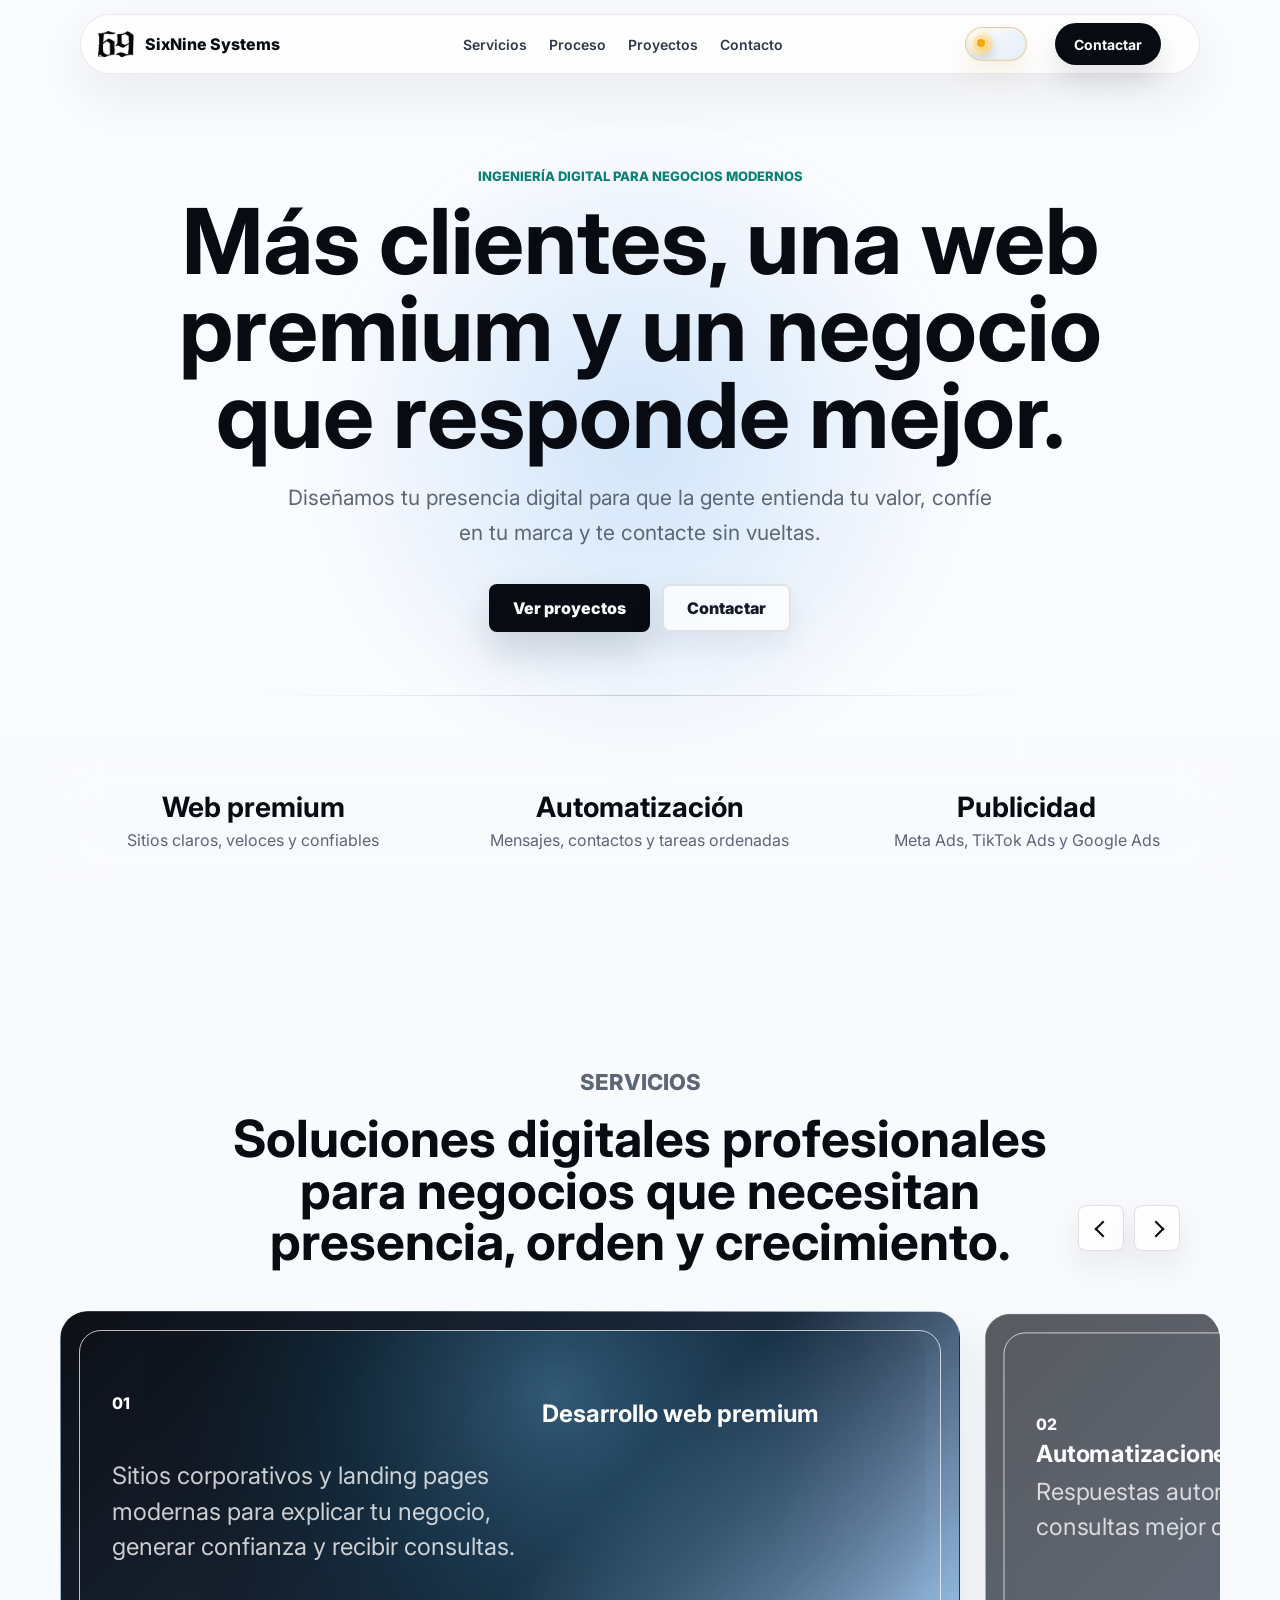
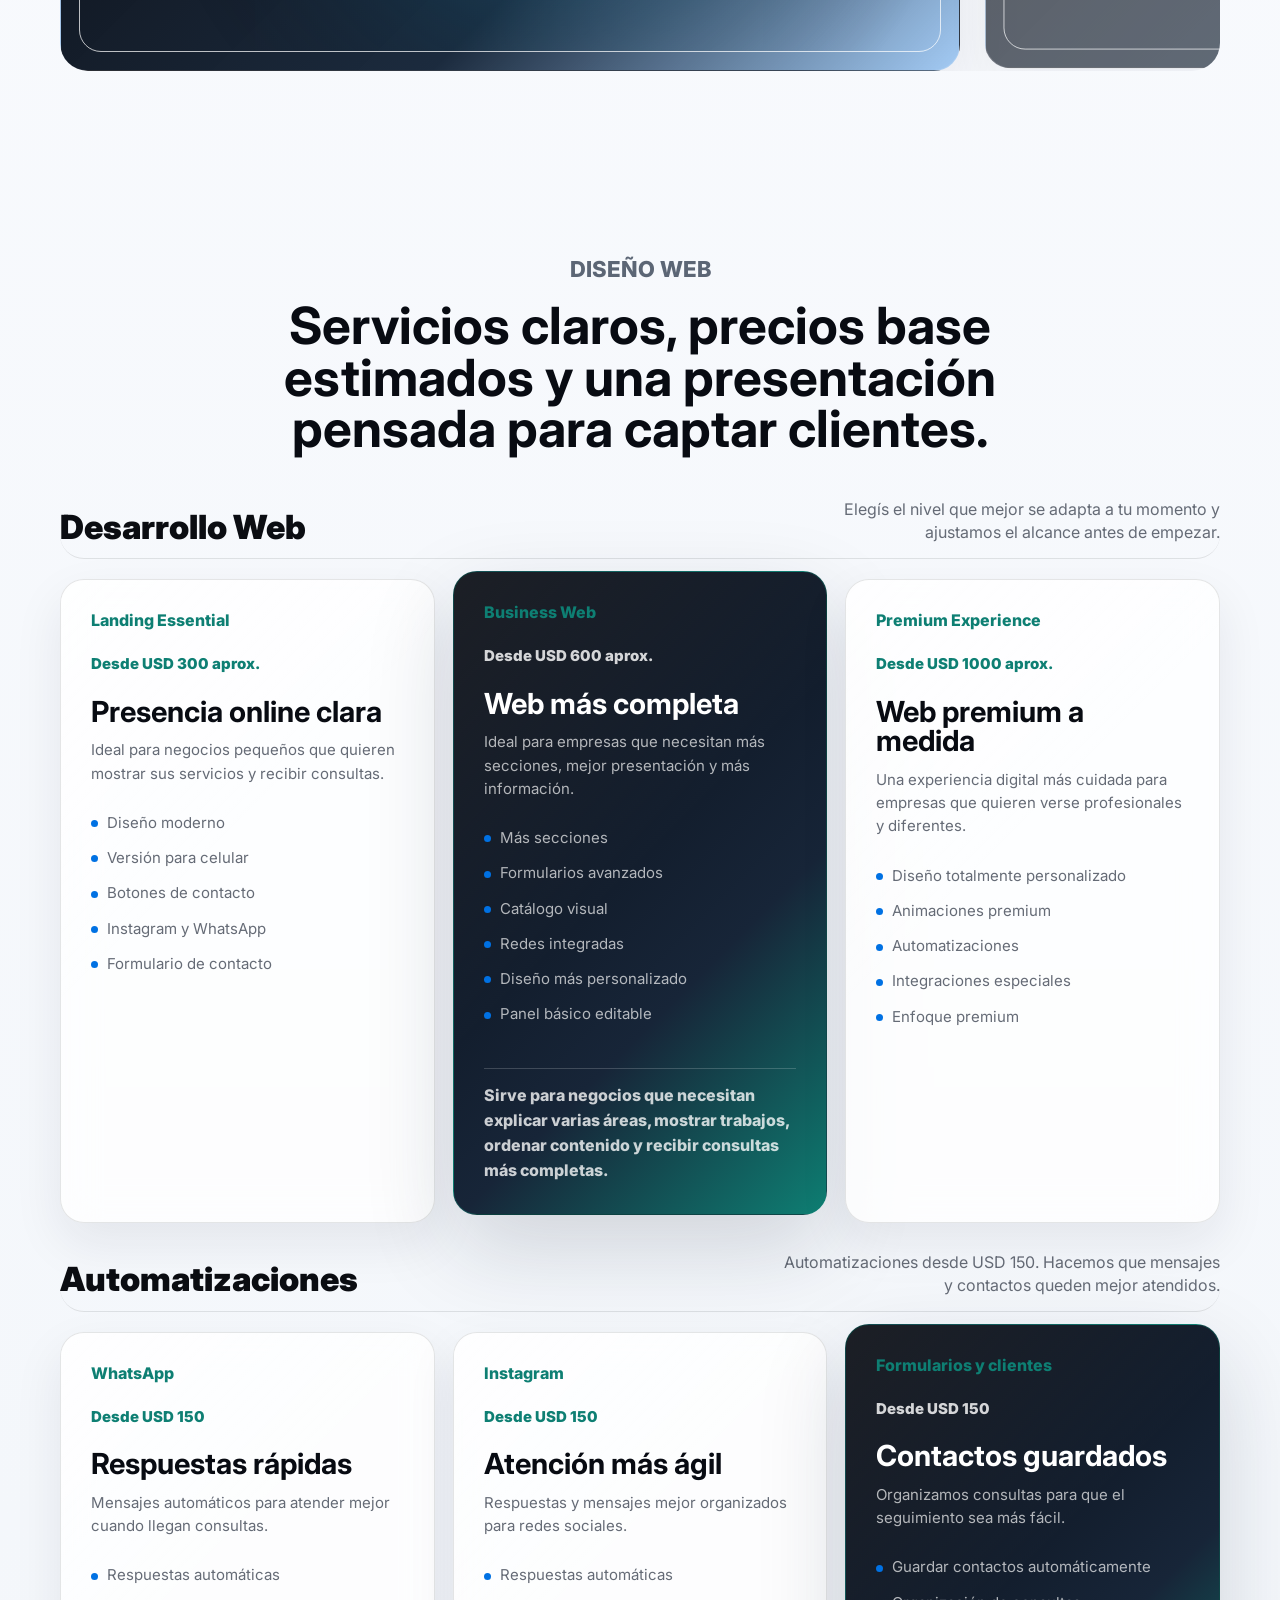
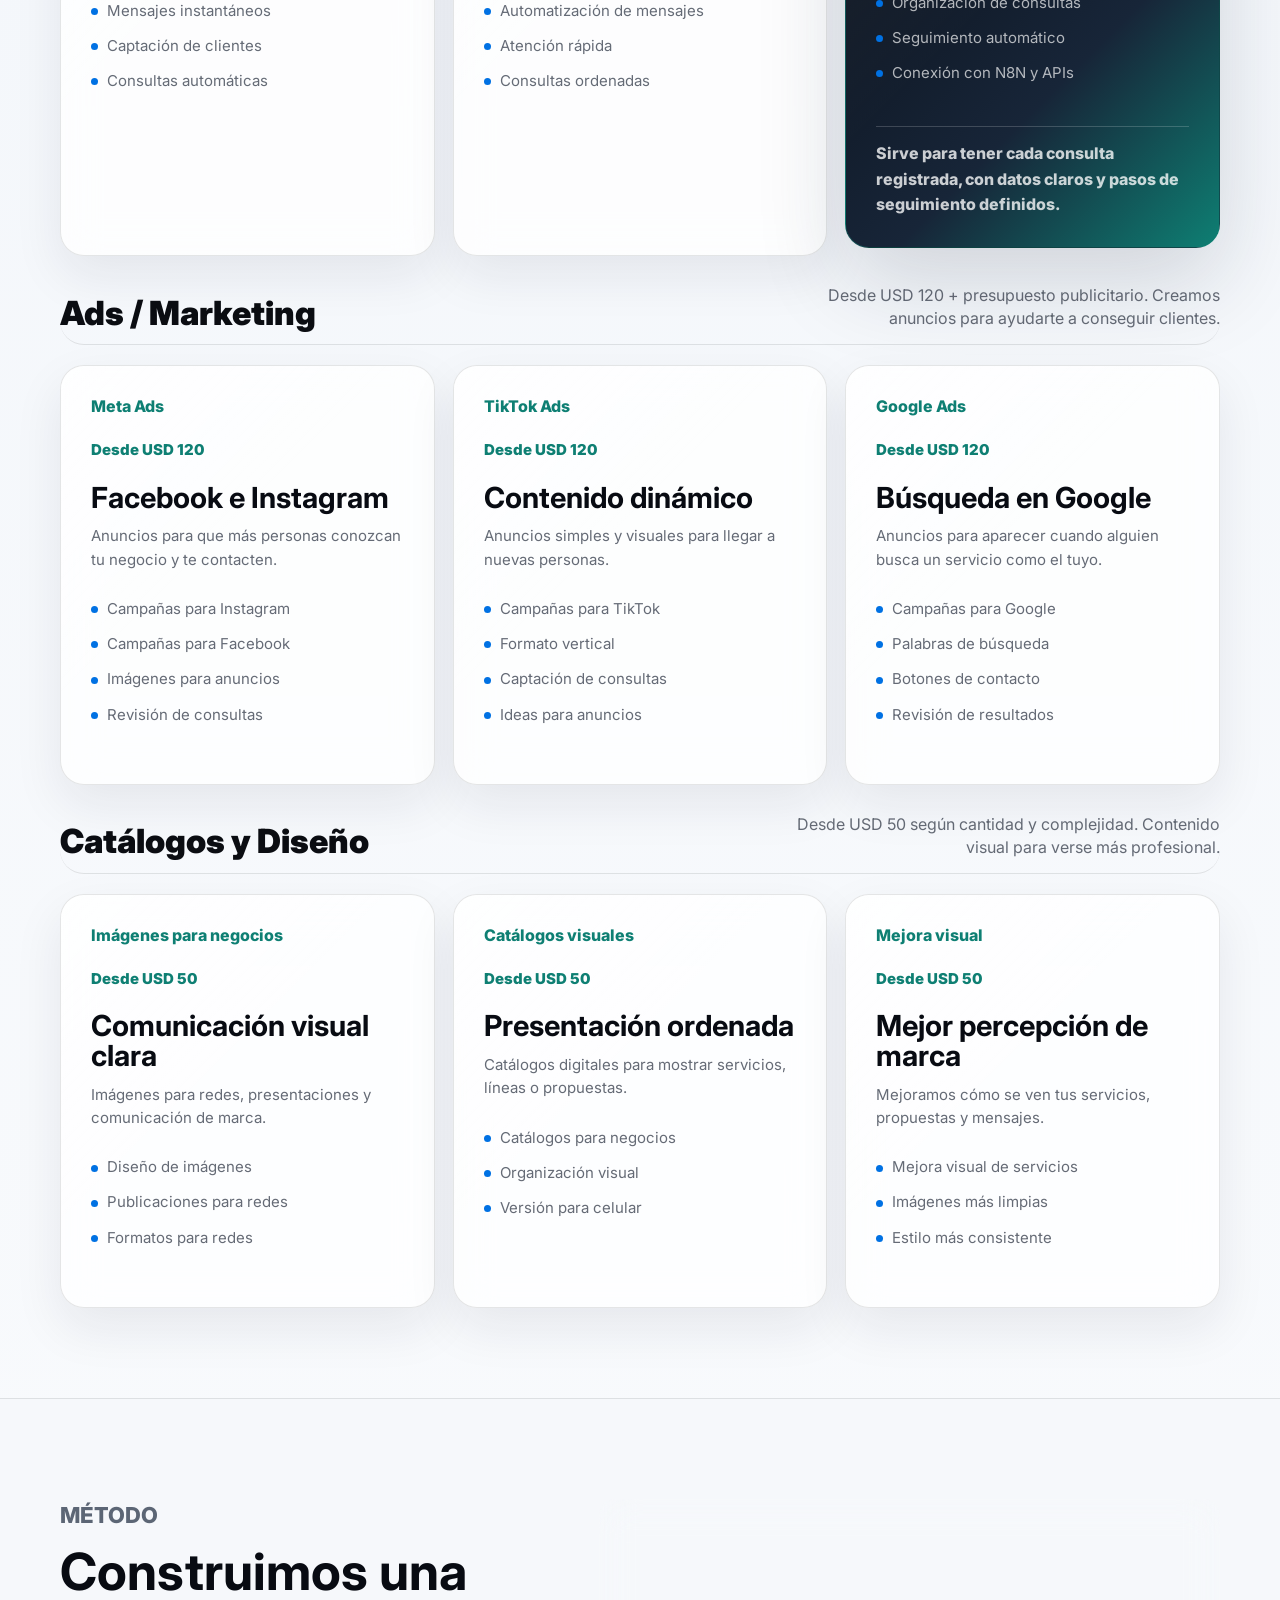
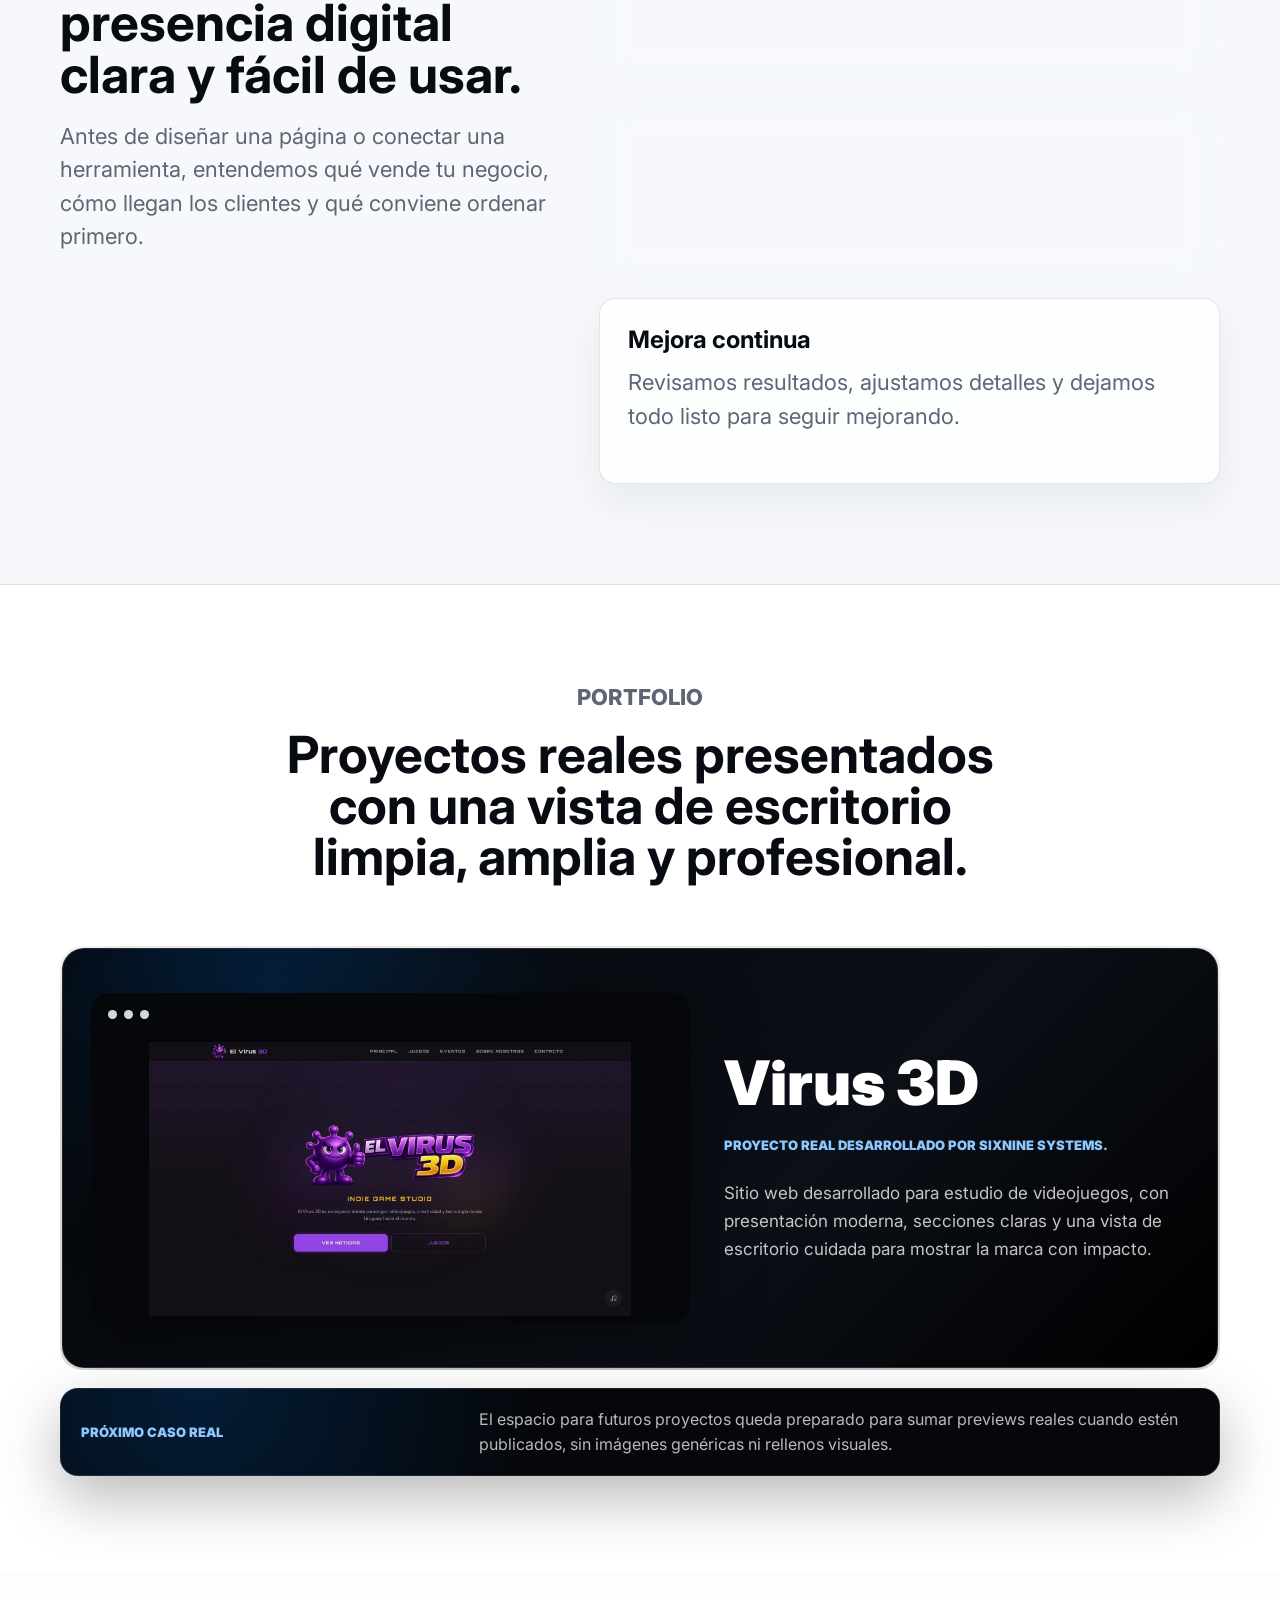
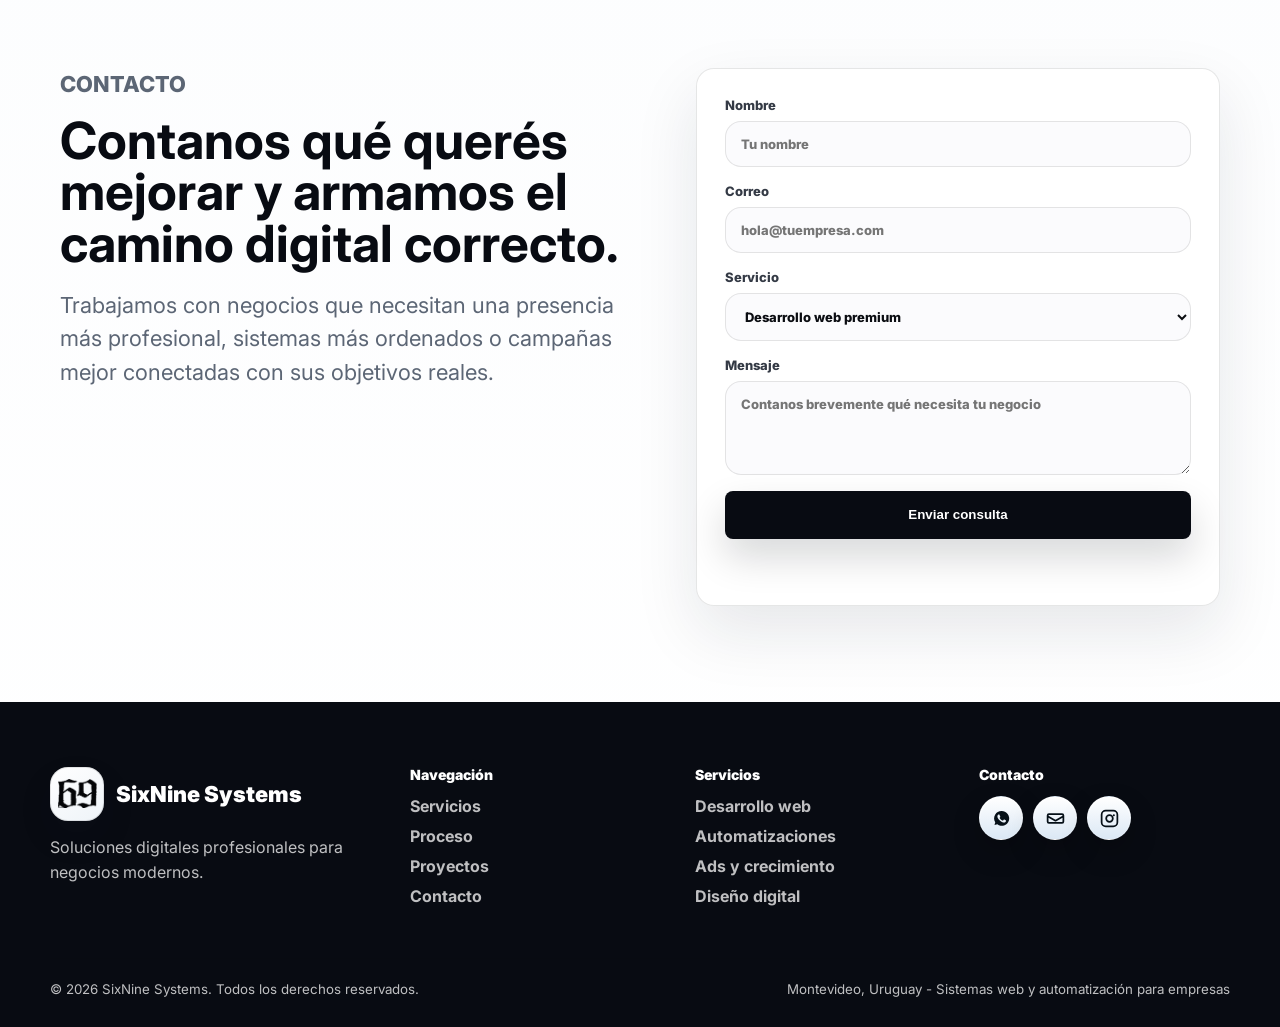
<file: index.html>
<!doctype html>
<html lang="es">
  <head>
    <meta charset="UTF-8" />
    <meta name="viewport" content="width=device-width, initial-scale=1.0" />
    <title>SixNine Systems | Sistemas web y automatización para empresas</title>
    <meta
      name="description"
      content="SixNine Systems desarrolla landing pages, sitios web premium, automatizaciones, integraciones digitales y campañas de crecimiento para negocios modernos."
    />
    <link rel="preconnect" href="https://fonts.googleapis.com" />
    <link rel="preconnect" href="https://fonts.gstatic.com" crossorigin />
    <link
      href="https://fonts.googleapis.com/css2?family=Inter:wght@400;500;600;700;800&display=swap"
      rel="stylesheet"
    />
    <link rel="stylesheet" href="./styles.css?v=18" />
    <link rel="icon" href="./assets/favicon.ico" sizes="any" />
    <link rel="icon" type="image/png" href="./assets/favicon-69.png" />
    <link rel="apple-touch-icon" href="./assets/favicon/favicon-180.png" />
  </head>
  <body class="services-page" data-theme="light">
    <header class="site-header" data-header>
      <a class="brand" href="#top" aria-label="SixNine Systems inicio">
        <span class="brand-mark">
          <img src="./assets/logo-69.png" alt="" aria-hidden="true" />
        </span>
        <span>SixNine Systems</span>
      </a>
      <nav class="desktop-nav" aria-label="Navegación principal">
        <a href="#servicios">Servicios</a>
        <a href="#proceso">Proceso</a>
        <a href="#portfolio">Proyectos</a>
        <a href="#contacto">Contacto</a>
      </nav>
      <button class="theme-toggle" type="button" aria-label="Cambiar a modo oscuro" data-theme-toggle>
        <span></span>
      </button>
      <a class="header-cta" href="#contacto">Contactar</a>
      <button class="menu-button" type="button" aria-label="Abrir menu" data-menu-button>
        <span></span>
        <span></span>
      </button>
    </header>

    <div class="mobile-panel" data-mobile-panel>
      <a href="#servicios">Servicios</a>
      <a href="#proceso">Proceso</a>
      <a href="#portfolio">Proyectos</a>
      <a href="#contacto">Contacto</a>
      <button class="mobile-theme" type="button" data-theme-toggle-mobile>Cambiar modo</button>
    </div>

    <main id="top">
      <section class="hero section-shell">
        <div class="hero-copy">
          <p class="eyebrow">Ingeniería digital para negocios modernos</p>
          <h1>Más clientes, una web premium y un negocio que responde mejor.</h1>
          <p class="hero-text">
            Diseñamos tu presencia digital para que la gente entienda tu valor, confíe en tu marca y te contacte sin vueltas.
          </p>
          <div class="hero-actions">
            <a class="button primary" href="#portfolio">Ver proyectos</a>
            <a class="button secondary" href="#contacto">Contactar</a>
          </div>
        </div>
      </section>

      <section class="proof-strip" aria-label="Capacidades">
        <div>
          <strong>Web premium</strong>
          <span>Sitios claros, veloces y confiables</span>
        </div>
        <div>
          <strong>Automatización</strong>
          <span>Mensajes, contactos y tareas ordenadas</span>
        </div>
        <div>
          <strong>Publicidad</strong>
          <span>Meta Ads, TikTok Ads y Google Ads</span>
        </div>
      </section>

      <section class="section-shell split" id="servicios">
        <div class="section-heading services-heading">
          <div>
            <p class="eyebrow">Servicios</p>
            <h2>Soluciones digitales profesionales para negocios que necesitan presencia, orden y crecimiento.</h2>
          </div>
          <div class="carousel-controls service-controls" aria-label="Controles del carrusel de servicios">
            <button type="button" aria-label="Servicio anterior" data-services-prev></button>
            <button type="button" aria-label="Servicio siguiente" data-services-next></button>
          </div>
        </div>
        <div class="services-carousel" aria-label="Carrusel de servicios profesionales">
          <div class="services-track" data-services-track>
            <article class="service-card service-slide large is-active">
              <span>01</span>
              <h3>Desarrollo web premium</h3>
              <p>Sitios corporativos y landing pages modernas para explicar tu negocio, generar confianza y recibir consultas.</p>
              <img class="service-visual" src="./assets/service-web-premium.svg" alt="" aria-hidden="true" />
            </article>
            <article class="service-card service-slide">
              <span>02</span>
              <h3>Automatizaciones</h3>
              <p>Respuestas automáticas, contactos guardados y consultas mejor organizadas.</p>
              <img class="service-visual" src="./assets/service-automation.svg" alt="" aria-hidden="true" />
            </article>
            <article class="service-card service-slide">
              <span>03</span>
              <h3>Integración digital</h3>
              <p>Conectamos herramientas digitales para que trabajes con menos tareas repetidas.</p>
              <img class="service-visual" src="./assets/service-integration.svg" alt="" aria-hidden="true" />
            </article>
            <article class="service-card service-slide">
              <span>04</span>
              <h3>Meta, TikTok y Google Ads</h3>
              <p>Anuncios para Instagram, Facebook, TikTok y Google orientados a conseguir consultas reales.</p>
              <img class="service-visual" src="./assets/service-ads-dashboard.svg" alt="" aria-hidden="true" />
            </article>
            <article class="service-card service-slide">
              <span>05</span>
              <h3>Catálogos e imágenes</h3>
              <p>Diseño de catálogos visuales, piezas para redes y presentaciones digitales para negocios.</p>
              <img class="service-visual" src="./assets/service-catalog-design.svg" alt="" aria-hidden="true" />
            </article>
            <article class="service-card service-slide">
              <span>06</span>
              <h3>Mejora digital para empresas</h3>
              <p>Mejoramos la forma en que tu negocio se presenta, responde y organiza sus contactos.</p>
              <img class="service-visual" src="./assets/service-business-upgrade.svg" alt="" aria-hidden="true" />
            </article>
          </div>
        </div>
      </section>

      <section class="section-shell services-catalog" id="diseno-web">
        <div class="section-heading">
          <p class="eyebrow">Diseño Web</p>
          <h2>Servicios claros, precios base estimados y una presentación pensada para captar clientes.</h2>
        </div>
        <div class="plan-category">
          <div class="plan-category-heading">
            <p>Desarrollo Web</p>
            <span>Elegís el nivel que mejor se adapta a tu momento y ajustamos el alcance antes de empezar.</span>
          </div>
          <div class="pricing-grid service-tier-grid">
            <article class="price-card expand-card" data-expand-card data-expand-group="web" tabindex="0" aria-expanded="false">
              <p>Landing Essential</p>
              <strong class="price-pill">Desde USD 300 aprox.</strong>
              <h3>Presencia online clara</h3>
              <span>Ideal para negocios pequeños que quieren mostrar sus servicios y recibir consultas.</span>
              <ul>
                <li>Diseño moderno</li>
                <li>Versión para celular</li>
                <li>Botones de contacto</li>
                <li>Instagram y WhatsApp</li>
                <li>Formulario de contacto</li>
              </ul>
              <div class="card-more">
                <p>Una web directa para que la gente entienda qué haces, vea tu negocio con confianza y pueda contactarte fácil.</p>
              </div>
            </article>
            <article class="price-card featured expand-card is-expanded" data-expand-card data-expand-group="web" tabindex="0" aria-expanded="true">
              <p>Business Web</p>
              <strong class="price-pill">Desde USD 600 aprox.</strong>
              <h3>Web más completa</h3>
              <span>Ideal para empresas que necesitan más secciones, mejor presentación y más información.</span>
              <ul>
                <li>Más secciones</li>
                <li>Formularios avanzados</li>
                <li>Catálogo visual</li>
                <li>Redes integradas</li>
                <li>Diseño más personalizado</li>
                <li>Panel básico editable</li>
              </ul>
              <div class="card-more">
                <p>Sirve para negocios que necesitan explicar varias áreas, mostrar trabajos, ordenar contenido y recibir consultas más completas.</p>
              </div>
            </article>
            <article class="price-card expand-card" data-expand-card data-expand-group="web" tabindex="0" aria-expanded="false">
              <p>Premium Experience</p>
              <strong class="price-pill">Desde USD 1000 aprox.</strong>
              <h3>Web premium a medida</h3>
              <span>Una experiencia digital más cuidada para empresas que quieren verse profesionales y diferentes.</span>
              <ul>
                <li>Diseño totalmente personalizado</li>
                <li>Animaciones premium</li>
                <li>Automatizaciones</li>
                <li>Integraciones especiales</li>
                <li>Enfoque premium</li>
              </ul>
              <div class="card-more">
                <p>Para marcas que quieren una web muy cuidada, con detalles visuales modernos y funciones conectadas a su forma de trabajar.</p>
              </div>
            </article>
          </div>
        </div>

        <div class="plan-category">
          <div class="plan-category-heading">
            <p>Automatizaciones</p>
            <span>Automatizaciones desde USD 150. Hacemos que mensajes y contactos queden mejor atendidos.</span>
          </div>
          <div class="pricing-grid auto-grid service-tier-grid">
            <article class="price-card expand-card" data-expand-card data-expand-group="auto" tabindex="0" aria-expanded="false">
              <p>WhatsApp</p>
              <strong class="price-pill">Desde USD 150</strong>
              <h3>Respuestas rápidas</h3>
              <span>Mensajes automáticos para atender mejor cuando llegan consultas.</span>
              <ul>
                <li>Respuestas automáticas</li>
                <li>Mensajes instantáneos</li>
                <li>Captación de clientes</li>
                <li>Consultas automáticas</li>
              </ul>
              <div class="card-more">
                <p>Ayuda a responder más rápido, ordenar preguntas frecuentes y no perder contactos importantes.</p>
              </div>
            </article>
            <article class="price-card expand-card" data-expand-card data-expand-group="auto" tabindex="0" aria-expanded="false">
              <p>Instagram</p>
              <strong class="price-pill">Desde USD 150</strong>
              <h3>Atención más ágil</h3>
              <span>Respuestas y mensajes mejor organizados para redes sociales.</span>
              <ul>
                <li>Respuestas automáticas</li>
                <li>Automatización de mensajes</li>
                <li>Atención rápida</li>
                <li>Consultas ordenadas</li>
              </ul>
              <div class="card-more">
                <p>Ideal para negocios que reciben muchas preguntas por redes y necesitan contestar mejor.</p>
              </div>
            </article>
            <article class="price-card featured expand-card is-expanded" data-expand-card data-expand-group="auto" tabindex="0" aria-expanded="true">
              <p>Formularios y clientes</p>
              <strong class="price-pill">Desde USD 150</strong>
              <h3>Contactos guardados</h3>
              <span>Organizamos consultas para que el seguimiento sea más fácil.</span>
              <ul>
                <li>Guardar contactos automáticamente</li>
                <li>Organización de consultas</li>
                <li>Seguimiento automático</li>
                <li>Conexión con N8N y APIs</li>
              </ul>
              <div class="card-more">
                <p>Sirve para tener cada consulta registrada, con datos claros y pasos de seguimiento definidos.</p>
              </div>
            </article>
          </div>
        </div>

        <div class="plan-category">
          <div class="plan-category-heading">
            <p>Ads / Marketing</p>
            <span>Desde USD 120 + presupuesto publicitario. Creamos anuncios para ayudarte a conseguir clientes.</span>
          </div>
          <div class="pricing-grid service-tier-grid">
            <article class="price-card expand-card" data-expand-card data-expand-group="ads" tabindex="0" aria-expanded="false">
              <p>Meta Ads</p>
              <strong class="price-pill">Desde USD 120</strong>
              <h3>Facebook e Instagram</h3>
              <span>Anuncios para que más personas conozcan tu negocio y te contacten.</span>
              <ul>
                <li>Campañas para Instagram</li>
                <li>Campañas para Facebook</li>
                <li>Imágenes para anuncios</li>
                <li>Revisión de consultas</li>
              </ul>
              <div class="card-more">
                <p>Preparamos anuncios claros, con piezas visuales y seguimiento básico de los contactos generados.</p>
              </div>
            </article>
            <article class="price-card expand-card" data-expand-card data-expand-group="ads" tabindex="0" aria-expanded="false">
              <p>TikTok Ads</p>
              <strong class="price-pill">Desde USD 120</strong>
              <h3>Contenido dinámico</h3>
              <span>Anuncios simples y visuales para llegar a nuevas personas.</span>
              <ul>
                <li>Campañas para TikTok</li>
                <li>Formato vertical</li>
                <li>Captación de consultas</li>
                <li>Ideas para anuncios</li>
              </ul>
              <div class="card-more">
                <p>Una opción útil para negocios que quieren mostrarse con videos cortos y mensajes directos.</p>
              </div>
            </article>
            <article class="price-card expand-card" data-expand-card data-expand-group="ads" tabindex="0" aria-expanded="false">
              <p>Google Ads</p>
              <strong class="price-pill">Desde USD 120</strong>
              <h3>Búsqueda en Google</h3>
              <span>Anuncios para aparecer cuando alguien busca un servicio como el tuyo.</span>
              <ul>
                <li>Campañas para Google</li>
                <li>Palabras de búsqueda</li>
                <li>Botones de contacto</li>
                <li>Revisión de resultados</li>
              </ul>
              <div class="card-more">
                <p>Ayuda a captar personas que ya están buscando lo que tu negocio ofrece.</p>
              </div>
            </article>
          </div>
        </div>

        <div class="plan-category">
          <div class="plan-category-heading">
            <p>Catálogos y Diseño</p>
            <span>Desde USD 50 según cantidad y complejidad. Contenido visual para verse más profesional.</span>
          </div>
          <div class="pricing-grid service-tier-grid design-tier-grid">
            <article class="price-card expand-card" data-expand-card data-expand-group="design" tabindex="0" aria-expanded="false">
              <p>Imágenes para negocios</p>
              <strong class="price-pill">Desde USD 50</strong>
              <h3>Comunicación visual clara</h3>
              <span>Imágenes para redes, presentaciones y comunicación de marca.</span>
              <ul>
                <li>Diseño de imágenes</li>
                <li>Publicaciones para redes</li>
                <li>Formatos para redes</li>
              </ul>
              <div class="card-more">
                <p>Mejoramos la forma en que se ve tu negocio en Instagram, WhatsApp, catálogos digitales y anuncios.</p>
              </div>
            </article>
            <article class="price-card expand-card" data-expand-card data-expand-group="design" tabindex="0" aria-expanded="false">
              <p>Catálogos visuales</p>
              <strong class="price-pill">Desde USD 50</strong>
              <h3>Presentación ordenada</h3>
              <span>Catálogos digitales para mostrar servicios, líneas o propuestas.</span>
              <ul>
                <li>Catálogos para negocios</li>
                <li>Organización visual</li>
                <li>Versión para celular</li>
              </ul>
              <div class="card-more">
                <p>Ordenamos la información para que tus clientes entiendan rápido qué ofreces.</p>
              </div>
            </article>
            <article class="price-card expand-card" data-expand-card data-expand-group="design" tabindex="0" aria-expanded="false">
              <p>Mejora visual</p>
              <strong class="price-pill">Desde USD 50</strong>
              <h3>Mejor percepción de marca</h3>
              <span>Mejoramos cómo se ven tus servicios, propuestas y mensajes.</span>
              <ul>
                <li>Mejora visual de servicios</li>
                <li>Imágenes más limpias</li>
                <li>Estilo más consistente</li>
              </ul>
              <div class="card-more">
                <p>Un ajuste visual cuidado puede hacer que tu marca y tus servicios se perciban más confiables.</p>
              </div>
            </article>
          </div>
        </div>
      </section>

      <section class="feature-band" id="proceso">
        <div class="section-shell automation-layout">
          <div>
            <p class="eyebrow">Método</p>
            <h2>Construimos una presencia digital clara y fácil de usar.</h2>
            <p>
              Antes de diseñar una página o conectar una herramienta, entendemos qué vende tu negocio,
              cómo llegan los clientes y qué conviene ordenar primero.
            </p>
          </div>
          <div class="automation-list">
            <article>
              <h3>Estrategia</h3>
              <p>Definimos qué querés comunicar, a quién le hablás y qué contacto querés recibir.</p>
            </article>
            <article>
              <h3>Implementación</h3>
              <p>Diseñamos la web, preparamos los textos y conectamos las herramientas necesarias.</p>
            </article>
            <article>
              <h3>Mejora continua</h3>
              <p>Revisamos resultados, ajustamos detalles y dejamos todo listo para seguir mejorando.</p>
            </article>
          </div>
        </div>
      </section>

      <section class="portfolio-section" id="portfolio">
        <div class="section-shell">
          <div class="section-heading portfolio-heading">
            <div>
              <p class="eyebrow">Portfolio</p>
              <h2>Proyectos reales presentados con una vista de escritorio limpia, amplia y profesional.</h2>
            </div>
            <div class="carousel-controls" aria-label="Controles del carrusel">
              <button type="button" aria-label="Proyecto anterior" data-carousel-prev></button>
              <button type="button" aria-label="Proyecto siguiente" data-carousel-next></button>
            </div>
          </div>

          <div class="portfolio-carousel" aria-label="Carrusel de proyectos destacados">
            <div class="carousel-track" data-carousel-track>
              <article class="portfolio-slide is-active real-project">
                <div class="project-preview clean-preview">
                  <div class="desktop-mockup image-mockup portfolio-photo">
                    <div class="mockup-bar"><span></span><span></span><span></span></div>
                    <img src="./assets/virus3d-preview.webp" alt="Preview real del sitio El Virus 3D" />
                  </div>
                </div>
                <div>
                  <span>Virus 3D</span>
                  <small>Proyecto real desarrollado por SixNine Systems.</small>
                  <p>Sitio web desarrollado para estudio de videojuegos, con presentación moderna, secciones claras y una vista de escritorio cuidada para mostrar la marca con impacto.</p>
                </div>
              </article>
            </div>
            <div class="carousel-dots" data-carousel-dots aria-label="Indicadores del carrusel"></div>
          </div>
          <div class="future-project-note">
            <span>Próximo caso real</span>
            <p>El espacio para futuros proyectos queda preparado para sumar previews reales cuando estén publicados, sin imágenes genéricas ni rellenos visuales.</p>
          </div>
        </div>
      </section>

      <section class="section-shell contact-section" id="contacto">
        <div>
          <p class="eyebrow">Contacto</p>
          <h2>Contanos qué querés mejorar y armamos el camino digital correcto.</h2>
          <p>
            Trabajamos con negocios que necesitan una presencia más profesional, sistemas más ordenados o campañas
            mejor conectadas con sus objetivos reales.
          </p>
        </div>
        <form class="contact-form" action="https://script.google.com/macros/s/AKfycbxYexd7sD_3Mvh4QUX_3JcqAVSyUfALT5lfp_HOh69Kcpqhcz9YyYZW0sjNr0gioeMj/exec" method="post" data-contact-form>
          <label>
            Nombre
            <input type="text" name="nombre" placeholder="Tu nombre" required />
          </label>
          <label>
            Correo
            <input type="email" name="correo" placeholder="hola@tuempresa.com" required />
          </label>
          <label>
            Servicio
            <select name="servicio">
              <option>Desarrollo web premium</option>
              <option>Landing page moderna</option>
              <option>Automatizaciones</option>
              <option>Integración de herramientas</option>
              <option>Meta Ads</option>
              <option>TikTok Ads</option>
              <option>Google Ads</option>
              <option>Catálogos e imágenes</option>
              <option>Mejora digital</option>
            </select>
          </label>
          <label>
            Mensaje
            <textarea name="mensaje" rows="4" placeholder="Contanos brevemente qué necesita tu negocio" required></textarea>
          </label>
          <button class="button primary" type="submit">Enviar consulta</button>
          <p class="form-note" data-contact-message aria-live="polite"></p>
        </form>
      </section>
    </main>

    <footer class="site-footer">
      <div class="footer-grid">
        <div class="footer-brand">
          <div class="footer-brand-head">
            <span class="footer-logo-mark">
              <img src="./assets/logo-69.png" alt="" aria-hidden="true" />
            </span>
            <span>SixNine Systems</span>
          </div>
          <p>Soluciones digitales profesionales para negocios modernos.</p>
        </div>
        <div>
          <h3>Navegación</h3>
          <a href="#servicios">Servicios</a>
          <a href="#proceso">Proceso</a>
          <a href="#portfolio">Proyectos</a>
          <a href="#contacto">Contacto</a>
        </div>
        <div>
          <h3>Servicios</h3>
          <a href="#servicios">Desarrollo web</a>
          <a href="#servicios">Automatizaciones</a>
          <a href="#servicios">Ads y crecimiento</a>
          <a href="#servicios">Diseño digital</a>
        </div>
        <div>
          <h3>Contacto</h3>
          <div class="footer-social" aria-label="Canales de contacto">
            <a href="https://wa.me/59892663598" target="_blank" rel="noopener noreferrer" aria-label="WhatsApp">
              <svg viewBox="0 0 24 24" aria-hidden="true">
                <path d="M12.04 3.5a8.42 8.42 0 0 0-7.18 12.82l-.86 3.18 3.26-.85A8.43 8.43 0 1 0 12.04 3.5Zm4.9 11.93c-.2.56-1.15 1.08-1.6 1.15-.42.06-.95.09-1.53-.1-.35-.11-.8-.26-1.38-.51-2.42-1.05-4-3.48-4.12-3.64-.12-.16-.98-1.3-.98-2.48 0-1.18.62-1.76.84-2 .22-.23.48-.29.64-.29h.46c.15 0 .35-.06.55.42.2.49.69 1.67.75 1.79.06.12.1.26.02.42-.08.16-.12.26-.24.4-.12.14-.25.31-.36.42-.12.12-.25.25-.1.49.14.24.63 1.04 1.36 1.69.93.83 1.72 1.09 1.96 1.21.24.12.38.1.52-.06.16-.18.6-.7.76-.94.16-.24.32-.2.54-.12.22.08 1.41.66 1.65.78.24.12.4.18.46.28.06.1.06.58-.14 1.14Z" />
              </svg>
            </a>
            <a href="mailto:sixninesystems@gmail.com" aria-label="Correo">
              <svg viewBox="0 0 24 24" aria-hidden="true">
                <path d="M4.5 6h15A2.5 2.5 0 0 1 22 8.5v7A2.5 2.5 0 0 1 19.5 18h-15A2.5 2.5 0 0 1 2 15.5v-7A2.5 2.5 0 0 1 4.5 6Zm0 2a.5.5 0 0 0-.5.5v.24l8 4.56 8-4.56V8.5a.5.5 0 0 0-.5-.5h-15Zm15 8a.5.5 0 0 0 .5-.5v-4.46l-7.5 4.28a1 1 0 0 1-1 0L4 11.04v4.46a.5.5 0 0 0 .5.5h15Z" />
              </svg>
            </a>
            <a href="https://instagram.com/sixnine.systems" target="_blank" rel="noopener noreferrer" aria-label="Instagram">
              <svg viewBox="0 0 24 24" aria-hidden="true">
                <path d="M7.7 2h8.6A5.7 5.7 0 0 1 22 7.7v8.6a5.7 5.7 0 0 1-5.7 5.7H7.7A5.7 5.7 0 0 1 2 16.3V7.7A5.7 5.7 0 0 1 7.7 2Zm0 2A3.7 3.7 0 0 0 4 7.7v8.6A3.7 3.7 0 0 0 7.7 20h8.6a3.7 3.7 0 0 0 3.7-3.7V7.7A3.7 3.7 0 0 0 16.3 4H7.7ZM12 7.2A4.8 4.8 0 1 1 12 16.8 4.8 4.8 0 0 1 12 7.2Zm0 2A2.8 2.8 0 1 0 12 14.8 2.8 2.8 0 0 0 12 9.2Zm5-2.05a1.15 1.15 0 1 1 0 2.3 1.15 1.15 0 0 1 0-2.3Z" />
              </svg>
            </a>
          </div>
        </div>
      </div>
      <div class="footer-bottom">
        <small>&copy; 2026 SixNine Systems. Todos los derechos reservados.</small>
        <small>Montevideo, Uruguay - Sistemas web y automatización para empresas</small>
      </div>
    </footer>

    <script src="./script.js"></script>
  </body>
</html>
</file>
<file: styles.css>
:root {
  color-scheme: light;
  --ink: #0b0d12;
  --muted: #656b76;
  --soft: #f5f5f7;
  --soft-2: #fbfbfd;
  --line: rgba(10, 13, 18, 0.1);
  --glass: rgba(255, 255, 255, 0.74);
  --blue: #0071e3;
  --blue-dark: #005bb8;
  --gold: #c8a15d;
  --radius: 28px;
  --shadow: 0 30px 90px rgba(20, 28, 45, 0.14);
}

* {
  box-sizing: border-box;
}

html {
  scroll-behavior: smooth;
}

body {
  margin: 0;
  font-family: Inter, -apple-system, BlinkMacSystemFont, "Segoe UI", sans-serif;
  color: var(--ink);
  background: #fff;
  -webkit-font-smoothing: antialiased;
  transition: background 220ms ease, color 220ms ease;
}

a {
  color: inherit;
  text-decoration: none;
}

img {
  display: block;
  max-width: 100%;
}

[hidden] {
  display: none !important;
}

.site-header {
  position: fixed;
  top: 14px;
  left: 50%;
  z-index: 50;
  display: grid;
  grid-template-columns: auto 1fr auto auto auto;
  align-items: center;
  gap: 28px;
  width: min(1120px, calc(100% - 28px));
  min-height: 56px;
  padding: 8px 10px 8px 16px;
  border: 1px solid rgba(255, 255, 255, 0.56);
  border-radius: 999px;
  background: rgba(246, 246, 248, 0.72);
  box-shadow: 0 18px 60px rgba(0, 0, 0, 0.1);
  backdrop-filter: blur(22px) saturate(180%);
  transform: translateX(-50%);
}

.theme-toggle {
  position: relative;
  width: 62px;
  height: 34px;
  border: 1px solid rgba(191, 137, 32, 0.34);
  border-radius: 999px;
  background:
    radial-gradient(circle at 25% 48%, rgba(255, 205, 104, 0.72), transparent 24%),
    linear-gradient(135deg, rgba(255, 255, 255, 0.95), rgba(224, 236, 249, 0.94));
  box-shadow:
    inset 0 0 0 1px rgba(255, 205, 104, 0.22),
    inset 0 1px 1px rgba(255, 255, 255, 0.95),
    0 10px 26px rgba(191, 137, 32, 0.14);
  cursor: pointer;
  overflow: hidden;
  transition: border-color 220ms ease, background 220ms ease, box-shadow 220ms ease;
}

.theme-toggle::before {
  position: absolute;
  inset: 0;
  content: "";
  background:
    radial-gradient(circle at 78% 34%, rgba(255, 255, 255, 0.95) 0 2px, transparent 3px),
    radial-gradient(circle at 82% 66%, rgba(255, 255, 255, 0.72) 0 1px, transparent 2px);
  opacity: 0;
  transition: opacity 220ms ease;
}

.theme-toggle span {
  position: absolute;
  top: 3px;
  left: 3px;
  display: grid;
  width: 24px;
  height: 24px;
  place-items: center;
  border-radius: 50%;
  background: linear-gradient(145deg, #ffffff, #f4d285);
  box-shadow: 0 5px 12px rgba(20, 28, 45, 0.18);
  transition: transform 220ms ease, background 220ms ease;
}

.theme-toggle span::before {
  display: block;
  width: 8px;
  height: 8px;
  content: "";
  border-radius: 50%;
  background: #f6a800;
  box-shadow: 0 0 0 4px rgba(246, 168, 0, 0.16);
  transition: background 220ms ease, box-shadow 220ms ease;
}

.mobile-theme {
  display: inline-flex;
  align-items: center;
  justify-content: center;
  min-height: 44px;
  border: 0;
  border-radius: 16px;
  color: #fff;
  background: var(--ink);
  font: inherit;
  font-weight: 800;
}

.brand,
.desktop-nav,
.header-cta {
  display: flex;
  align-items: center;
}

.brand {
  gap: 10px;
  font-weight: 800;
  letter-spacing: 0;
}

.brand-mark {
  display: grid;
  width: 38px;
  height: 32px;
  place-items: center;
  background: transparent;
  box-shadow: none;
  overflow: hidden;
}

.brand-mark img {
  width: 36px;
  height: 29px;
  object-fit: contain;
}

.desktop-nav {
  justify-content: center;
  gap: 22px;
  color: #3f4550;
  font-size: 14px;
  font-weight: 600;
}

.desktop-nav a {
  transition: color 180ms ease;
}

.desktop-nav a:hover {
  color: var(--ink);
}

.header-cta {
  min-height: 38px;
  padding: 0 18px;
  border-radius: 999px;
  color: #fff;
  font-size: 14px;
  font-weight: 700;
  background: var(--ink);
}

.menu-button {
  display: none;
  width: 40px;
  height: 40px;
  border: 0;
  border-radius: 50%;
  background: #fff;
}

.menu-button span {
  display: block;
  width: 16px;
  height: 2px;
  margin: 4px auto;
  border-radius: 99px;
  background: var(--ink);
}

.mobile-panel {
  position: fixed;
  top: 82px;
  left: 50%;
  z-index: 40;
  display: none;
  width: min(360px, calc(100% - 28px));
  padding: 16px;
  border-radius: 24px;
  background: rgba(255, 255, 255, 0.9);
  box-shadow: var(--shadow);
  backdrop-filter: blur(24px);
  transform: translateX(-50%);
}

.mobile-panel.is-open {
  display: grid;
  gap: 6px;
}

.mobile-panel a {
  padding: 14px;
  border-radius: 16px;
  font-weight: 700;
}

.section-shell {
  width: min(1180px, calc(100% - 40px));
  margin: 0 auto;
}

.hero {
  display: flex;
  min-height: 92svh;
  padding: 136px 0 76px;
  align-items: center;
  justify-content: center;
  text-align: center;
}

.hero-copy {
  width: min(100%, 1160px);
  margin: 0 auto;
}

.eyebrow {
  margin: 0 0 14px;
  color: var(--blue);
  font-size: 13px;
  font-weight: 800;
  letter-spacing: 0;
  text-transform: uppercase;
}

h1,
h2,
h3,
p {
  margin-top: 0;
}

h1 {
  max-width: 1120px;
  margin-right: auto;
  margin-left: auto;
  margin-bottom: 24px;
  font-size: clamp(52px, 6.1vw, 86px);
  line-height: 0.96;
  letter-spacing: 0;
}

h2 {
  margin-bottom: 20px;
  font-size: clamp(34px, 5vw, 66px);
  line-height: 1;
  letter-spacing: 0;
}

h3 {
  margin-bottom: 12px;
  font-size: 24px;
  line-height: 1.12;
}

.hero-text,
.section-heading p,
.automation-layout p,
.contact-section p {
  color: var(--muted);
  font-size: clamp(18px, 2vw, 22px);
  line-height: 1.52;
}

.hero-text {
  max-width: 880px;
  margin-right: auto;
  margin-left: auto;
}

.hero-actions {
  display: flex;
  flex-wrap: wrap;
  justify-content: center;
  gap: 14px;
  margin-top: 34px;
}

.brand-carousel {
  width: min(100%, 1120px);
  margin: 52px auto 0;
  padding: 30px 0 24px;
  border: 1px solid rgba(10, 13, 18, 0.08);
  border-radius: 28px;
  background:
    linear-gradient(180deg, rgba(255, 255, 255, 0.86), rgba(246, 250, 255, 0.72));
  box-shadow: 0 26px 80px rgba(20, 28, 45, 0.08);
  overflow: hidden;
}

.brand-carousel p {
  margin: 0 20px 24px;
  color: var(--ink);
  font-size: 22px;
  font-weight: 900;
}

.brand-marquee {
  position: relative;
  overflow: hidden;
  padding: 8px 0;
}

.brand-marquee::before,
.brand-marquee::after {
  position: absolute;
  top: 0;
  bottom: 0;
  z-index: 2;
  width: 120px;
  content: "";
  pointer-events: none;
}

.brand-marquee::before {
  left: 0;
  background: linear-gradient(90deg, rgba(250, 252, 255, 0.96), transparent);
}

.brand-marquee::after {
  right: 0;
  background: linear-gradient(270deg, rgba(250, 252, 255, 0.96), transparent);
}

.brand-track {
  display: flex;
  width: max-content;
  align-items: center;
  gap: 42px;
  animation: brand-marquee 30s linear infinite;
}

.brand-carousel:hover .brand-track {
  animation-play-state: paused;
}

.brand-logo {
  display: inline-flex;
  min-width: max-content;
  align-items: center;
  gap: 10px;
  color: #20242b;
  font-size: 23px;
  font-weight: 900;
  line-height: 1;
  opacity: 0.86;
  white-space: nowrap;
}

.brand-logo i {
  position: relative;
  display: inline-block;
  width: 30px;
  height: 30px;
  border-radius: 10px;
  background: linear-gradient(145deg, var(--blue), #78b9ff);
  box-shadow: inset 0 1px 0 rgba(255, 255, 255, 0.38), 0 10px 26px rgba(0, 113, 227, 0.16);
}

.brand-logo i::before,
.brand-logo i::after {
  position: absolute;
  content: "";
  background: rgba(255, 255, 255, 0.92);
}

.brand-logo.nexo i::before {
  inset: 7px 12px;
  border-radius: 999px;
}

.brand-logo.nexo i::after {
  inset: 12px 7px;
  border-radius: 999px;
}

.brand-logo.marea i {
  border-radius: 50%;
  background: linear-gradient(145deg, #1b9cff, #90d6ff);
}

.brand-logo.marea i::before {
  width: 18px;
  height: 7px;
  left: 6px;
  top: 11px;
  border-radius: 999px;
  transform: rotate(-12deg);
}

.brand-logo.urbania i::before {
  width: 6px;
  height: 17px;
  left: 7px;
  bottom: 6px;
  border-radius: 3px;
}

.brand-logo.urbania i::after {
  width: 12px;
  height: 22px;
  right: 6px;
  bottom: 4px;
  border-radius: 4px 4px 2px 2px;
}

.brand-logo.voltix i {
  background: linear-gradient(145deg, #141820, #4aa6ff);
}

.brand-logo.voltix i::before {
  width: 10px;
  height: 18px;
  left: 10px;
  top: 6px;
  clip-path: polygon(58% 0, 100% 0, 58% 42%, 100% 42%, 33% 100%, 48% 55%, 0 55%);
}

.brand-logo.brava i {
  border-radius: 8px 16px 8px 16px;
  background: linear-gradient(145deg, #0f1117, #5aaeff);
}

.brand-logo.brava i::before {
  width: 14px;
  height: 14px;
  left: 8px;
  top: 8px;
  border-radius: 4px;
}

.brand-logo.aurea i {
  background: linear-gradient(145deg, #f0f5ff, #a5cfff);
}

.brand-logo.aurea i::before {
  width: 18px;
  height: 18px;
  left: 6px;
  top: 6px;
  border: 3px solid #0b0d12;
  border-radius: 50%;
  background: transparent;
}

.brand-logo.nodus i::before {
  width: 8px;
  height: 8px;
  left: 6px;
  top: 11px;
  border-radius: 50%;
}

.brand-logo.nodus i::after {
  width: 15px;
  height: 3px;
  right: 5px;
  top: 14px;
  border-radius: 999px;
}

.brand-logo.costa i {
  border-radius: 50% 50% 12px 12px;
  background: linear-gradient(145deg, #22b8a6, #87dcff);
}

.brand-logo.costa i::before {
  width: 18px;
  height: 6px;
  left: 6px;
  bottom: 8px;
  border-radius: 999px;
}

.brand-carousel small {
  display: block;
  margin-top: 20px;
  color: var(--muted);
  font-weight: 800;
}

@keyframes brand-marquee {
from {
    transform: translateX(0);
  }

  to {
    transform: translateX(calc(-50% - 21px));
  }
}

.button {
  display: inline-flex;
  align-items: center;
  justify-content: center;
  min-height: 48px;
  padding: 0 24px;
  border: 0;
  border-radius: 999px;
  font-weight: 800;
  transition: transform 180ms ease, background 180ms ease, box-shadow 180ms ease;
}

.button:hover {
  transform: translateY(-2px);
}

.button.primary {
  color: #fff;
  background: var(--blue);
  box-shadow: 0 18px 40px rgba(0, 113, 227, 0.22);
}

.button.primary:hover {
  background: var(--blue-dark);
}

.button.secondary {
  color: var(--blue);
  background: #eef6ff;
}

.device-frame {
  position: relative;
  z-index: 1;
  width: min(420px, 84%);
  padding: 14px;
  border: 1px solid rgba(255, 255, 255, 0.75);
  border-radius: 34px;
  background: rgba(10, 13, 18, 0.9);
  box-shadow: 0 50px 110px rgba(5, 10, 20, 0.38);
}

.device-toolbar {
  display: flex;
  gap: 7px;
  padding: 12px 10px;
}

.device-toolbar span {
  width: 10px;
  height: 10px;
  border-radius: 50%;
  background: rgba(255, 255, 255, 0.32);
}

.command-bar,
.flow-card {
  border: 1px solid rgba(255, 255, 255, 0.08);
  border-radius: 20px;
  background: rgba(255, 255, 255, 0.06);
}

.command-bar {
  display: flex;
  justify-content: space-between;
  padding: 18px;
  color: #fff;
}

.command-bar span,
.flow-card span {
  color: rgba(255, 255, 255, 0.56);
  font-size: 12px;
  font-weight: 700;
}

.flow-card {
  margin-top: 10px;
  padding: 18px;
  color: #fff;
}

.flow-card.active {
  background: linear-gradient(145deg, rgba(0, 113, 227, 0.34), rgba(255, 255, 255, 0.08));
}

.flow-card b {
  display: block;
  margin-top: 6px;
}

.flow-line {
  display: grid;
  grid-template-columns: repeat(3, 1fr);
  gap: 10px;
  padding: 18px 2px 8px;
}

.flow-line i {
  height: 5px;
  border-radius: 999px;
  background: linear-gradient(90deg, var(--blue), rgba(255, 255, 255, 0.18));
}

.proof-strip {
  display: grid;
  grid-template-columns: repeat(3, 1fr);
  width: min(1180px, calc(100% - 40px));
  margin: 0 auto 90px;
  border-top: 1px solid var(--line);
  border-bottom: 1px solid var(--line);
}

.proof-strip div {
  padding: 30px 20px;
  text-align: center;
}

.proof-strip strong,
.proof-strip span {
  display: block;
}

.proof-strip strong {
  font-size: 28px;
}

.proof-strip span {
  margin-top: 6px;
  color: var(--muted);
}

.split,
.process-section,
#planes,
.contact-section {
  padding: 96px 0;
}

.section-heading {
  max-width: 820px;
  margin-bottom: 44px;
}

.section-heading.centered {
  margin-right: auto;
  margin-left: auto;
  text-align: center;
}

.service-grid {
  display: grid;
  grid-template-columns: repeat(3, 1fr);
  gap: 18px;
}

.service-card {
  min-height: 260px;
  padding: 30px;
  border: 1px solid var(--line);
  border-radius: var(--radius);
  background: var(--soft-2);
  box-shadow: 0 16px 44px rgba(20, 28, 45, 0.05);
  transition: border-color 180ms ease, box-shadow 180ms ease, transform 180ms ease;
}

.service-card:hover {
  border-color: rgba(0, 113, 227, 0.2);
  box-shadow: 0 24px 70px rgba(20, 28, 45, 0.1);
  transform: translateY(-3px);
}

.service-card.large {
  grid-column: span 2;
  display: grid;
  grid-template-columns: 1fr 0.9fr;
  gap: 24px;
  padding: 18px;
  background:
    radial-gradient(circle at 18% 12%, rgba(200, 161, 93, 0.24), transparent 30%),
    radial-gradient(circle at 92% 0%, rgba(0, 113, 227, 0.24), transparent 28%),
    linear-gradient(145deg, #12141a, #050608 76%);
  color: #fff;
}

.service-card.large img {
  width: 100%;
  height: 100%;
  min-height: 320px;
  border-radius: 22px;
  object-fit: cover;
}

.service-card.large div {
  align-self: end;
  padding: 10px 8px 14px 0;
}

.service-card span {
  color: var(--blue);
  font-weight: 800;
}

.service-card p,
.price-card span,
.price-card li,
.process-grid p,
.portfolio-grid small {
  color: var(--muted);
  line-height: 1.55;
}

.service-card.large p {
  color: rgba(255, 255, 255, 0.7);
}

.feature-band {
  padding: 100px 0;
  background: #f5f5f7;
}

.automation-layout {
  display: grid;
  grid-template-columns: 0.8fr 1fr;
  gap: 42px;
  align-items: start;
}

.automation-list {
  display: grid;
  gap: 14px;
}

.automation-list article,
.process-grid article,
.price-card,
.portfolio-grid article,
.contact-form {
  border: 1px solid var(--line);
  border-radius: var(--radius);
  background: #fff;
  box-shadow: 0 18px 60px rgba(20, 28, 45, 0.06);
}

.automation-list article {
  padding: 28px;
}

.process-grid,
.pricing-grid,
.portfolio-grid {
  display: grid;
  gap: 18px;
}

.process-grid {
  grid-template-columns: repeat(3, 1fr);
}

.process-grid article {
  min-height: 250px;
  padding: 30px;
}

.process-grid span {
  display: inline-flex;
  margin-bottom: 42px;
  padding: 8px 12px;
  border-radius: 999px;
  color: var(--blue);
  background: #eef6ff;
  font-weight: 800;
}

.pricing-grid {
  grid-template-columns: repeat(3, 1fr);
}

.plan-category {
  display: grid;
  gap: 20px;
}

.plan-category + .plan-category {
  margin-top: 42px;
}

.plan-category-heading {
  display: flex;
  align-items: end;
  justify-content: space-between;
  gap: 24px;
  padding-bottom: 14px;
  border-bottom: 1px solid var(--line);
}

.plan-category-heading p {
  margin: 0;
  color: var(--ink);
  font-size: clamp(24px, 3vw, 36px);
  font-weight: 900;
}

.plan-category-heading span {
  max-width: 440px;
  color: var(--muted);
  line-height: 1.5;
  text-align: right;
}

.auto-grid {
  grid-template-columns: repeat(4, minmax(0, 1fr));
}

.pricing-grid:has([data-plan-panel="auto"]:not([hidden])) {
  grid-template-columns: repeat(4, 1fr);
}

.plan-switch {
  display: inline-grid;
  grid-template-columns: repeat(2, minmax(150px, 1fr));
  gap: 6px;
  margin: -12px 0 28px;
  padding: 6px;
  border: 1px solid rgba(10, 13, 18, 0.08);
  border-radius: 999px;
  background:
    linear-gradient(180deg, rgba(255, 255, 255, 0.88), rgba(245, 245, 247, 0.72)),
    var(--soft);
  box-shadow: inset 0 1px 0 rgba(255, 255, 255, 0.95), 0 18px 50px rgba(20, 28, 45, 0.08);
}

.plan-switch button {
  min-height: 42px;
  border: 0;
  border-radius: 999px;
  color: #5d6470;
  background: transparent;
  font: inherit;
  font-size: 14px;
  font-weight: 800;
  cursor: pointer;
  transition: color 180ms ease, background 180ms ease, box-shadow 180ms ease;
}

.plan-switch button.is-active {
  color: var(--ink);
  background: #fff;
  box-shadow: 0 10px 28px rgba(20, 28, 45, 0.12), inset 0 1px 0 rgba(255, 255, 255, 1);
}

.price-card {
  display: flex;
  flex-direction: column;
  padding: 30px;
  overflow: hidden;
  position: relative;
}

.price-card::before {
  position: absolute;
  inset: 0;
  content: "";
  pointer-events: none;
  background: linear-gradient(135deg, rgba(255, 255, 255, 0.95), transparent 42%);
  opacity: 0.72;
}

.price-card.featured {
  color: #fff;
  background:
    radial-gradient(circle at 30% 0%, rgba(0, 113, 227, 0.35), transparent 36%),
    linear-gradient(145deg, #10141d, #05070b 72%);
  transform: translateY(-14px);
}

.price-card.featured::before {
  background: linear-gradient(135deg, rgba(255, 255, 255, 0.16), transparent 48%);
}

.price-card.featured span,
.price-card.featured li {
  color: rgba(255, 255, 255, 0.68);
}

.price-card p {
  position: relative;
  color: var(--blue);
  font-weight: 800;
}

.price-card h3 {
  position: relative;
  font-size: 32px;
}

.price-card span,
.price-card ul,
.premium-button {
  position: relative;
}

.price-card ul {
  display: grid;
  gap: 12px;
  margin: 26px 0 28px;
  padding: 0;
  list-style: none;
}

.price-card li::before {
  content: "";
  display: inline-block;
  width: 7px;
  height: 7px;
  margin-right: 9px;
  border-radius: 50%;
  background: var(--blue);
  vertical-align: middle;
}

.premium-button {
  display: inline-flex;
  align-items: center;
  justify-content: center;
  min-height: 48px;
  margin-top: auto;
  padding: 0 20px;
  border: 1px solid rgba(74, 166, 255, 0.42);
  border-radius: 999px;
  color: #fff;
  background:
    linear-gradient(180deg, rgba(255, 255, 255, 0.2), rgba(255, 255, 255, 0)),
    linear-gradient(135deg, #32a1ff, #0072d9 58%, #0058b8);
  box-shadow: 0 18px 38px rgba(0, 113, 227, 0.28), inset 0 1px 0 rgba(255, 255, 255, 0.38);
  font: inherit;
  font-weight: 900;
  text-align: center;
  cursor: pointer;
  transition: transform 180ms ease, box-shadow 180ms ease, filter 180ms ease;
}

.premium-button:hover {
  transform: translateY(-2px);
  filter: saturate(1.08);
  box-shadow: 0 24px 48px rgba(0, 113, 227, 0.3), inset 0 1px 0 rgba(255, 255, 255, 0.52);
}

.premium-button.light {
  color: #08111f;
  border-color: rgba(255, 255, 255, 0.8);
  background:
    linear-gradient(180deg, #ffffff, #dceeff 62%, #c6e1ff);
  box-shadow: 0 18px 42px rgba(0, 113, 227, 0.22), inset 0 1px 0 #fff;
}

.premium-button.elite {
  border-color: rgba(190, 150, 70, 0.42);
  color: #fff;
  background:
    linear-gradient(180deg, rgba(255, 255, 255, 0.22), rgba(255, 255, 255, 0)),
    linear-gradient(135deg, #12141a, #3c321e 46%, #c9a45d);
  box-shadow: 0 22px 54px rgba(120, 88, 28, 0.26), inset 0 1px 0 rgba(255, 255, 255, 0.36);
}

.monthly-note {
  display: flex;
  flex-wrap: wrap;
  gap: 10px;
  margin-top: 24px;
}

.monthly-note span {
  padding: 10px 14px;
  border-radius: 999px;
  color: #39404c;
  background: var(--soft);
  font-size: 14px;
  font-weight: 700;
}

.portfolio-section {
  padding: 96px 0;
  color: #fff;
  background: #0b0d12;
}

.portfolio-section .eyebrow {
  color: #78b9ff;
}

.portfolio-section h2 {
  color: #fff;
}

.portfolio-heading {
  display: flex;
  max-width: none;
  align-items: end;
  justify-content: space-between;
  gap: 28px;
}

.portfolio-heading > div:first-child {
  max-width: 760px;
}

.carousel-controls {
  display: flex;
  gap: 10px;
  margin-bottom: 10px;
}

.carousel-controls.is-hidden,
.carousel-dots.is-hidden {
  display: none;
}

.carousel-controls button {
  position: relative;
  width: 46px;
  height: 46px;
  border: 1px solid rgba(255, 255, 255, 0.18);
  border-radius: 50%;
  background: rgba(255, 255, 255, 0.08);
  cursor: pointer;
  transition: background 180ms ease, transform 180ms ease;
}

.carousel-controls button:hover {
  background: rgba(255, 255, 255, 0.16);
  transform: translateY(-2px);
}

.carousel-controls button::before {
  position: absolute;
  top: 17px;
  left: 18px;
  width: 10px;
  height: 10px;
  content: "";
  border-top: 2px solid #fff;
  border-left: 2px solid #fff;
  transform: rotate(-45deg);
}

.carousel-controls button[data-carousel-next]::before {
  left: 15px;
  transform: rotate(135deg);
}

.portfolio-carousel {
  overflow: hidden;
}

.carousel-track {
  display: flex;
  gap: 18px;
  transition: transform 520ms cubic-bezier(0.2, 0.8, 0.2, 1);
}

.portfolio-slide {
  position: relative;
  flex: 0 0 min(760px, 78vw);
  min-height: 440px;
  overflow: hidden;
  border: 1px solid rgba(255, 255, 255, 0.14);
  border-radius: 34px;
  background: #151922;
  box-shadow: 0 28px 84px rgba(0, 0, 0, 0.26);
}

.portfolio-slide img {
  position: absolute;
  inset: 0;
  width: 100%;
  height: 100%;
  object-fit: cover;
  opacity: 0.82;
  transform: scale(1.035);
  transition: transform 700ms ease, opacity 300ms ease;
}

.portfolio-slide.is-active img {
  opacity: 0.96;
  transform: scale(1);
}

.portfolio-slide::after {
  position: absolute;
  inset: 0;
  content: "";
  background:
    linear-gradient(180deg, rgba(5, 7, 11, 0.04), rgba(5, 7, 11, 0.28) 42%, rgba(5, 7, 11, 0.9)),
    radial-gradient(circle at 78% 18%, rgba(90, 174, 255, 0.12), transparent 32%);
}

.portfolio-slide div {
  position: absolute;
  right: 0;
  bottom: 0;
  left: 0;
  z-index: 1;
  padding: 34px;
}

.portfolio-slide span,
.portfolio-slide small,
.portfolio-slide p {
  display: block;
}

.portfolio-slide span {
  color: #fff;
  font-size: clamp(30px, 4vw, 54px);
  font-weight: 900;
  line-height: 1;
}

.portfolio-slide small {
  margin-top: 12px;
  color: #78b9ff;
  font-weight: 800;
}

.portfolio-slide p {
  max-width: 560px;
  margin: 14px 0 0;
  color: rgba(255, 255, 255, 0.76);
  font-size: 18px;
  line-height: 1.48;
}

.carousel-dots {
  display: flex;
  justify-content: center;
  gap: 8px;
  margin-top: 24px;
}

.carousel-dots button {
  width: 34px;
  height: 6px;
  border: 0;
  border-radius: 999px;
  background: rgba(255, 255, 255, 0.2);
  cursor: pointer;
  transition: width 180ms ease, background 180ms ease;
}

.carousel-dots button.is-active {
  width: 54px;
  background: #fff;
}

.portfolio-grid {
  grid-template-columns: repeat(4, 1fr);
}

.portfolio-grid article {
  display: flex;
  flex-direction: column;
  justify-content: end;
  min-height: 260px;
  padding: 24px;
  color: #fff;
  background:
    linear-gradient(180deg, rgba(255, 255, 255, 0.08), rgba(255, 255, 255, 0.02)),
    #151922;
}

.portfolio-grid span {
  font-size: 22px;
  font-weight: 800;
}

.portfolio-grid small {
  margin-top: 8px;
  color: rgba(255, 255, 255, 0.58);
}

.contact-section {
  display: grid;
  grid-template-columns: 0.88fr 1fr;
  gap: 42px;
  align-items: start;
}

.contact-form {
  display: grid;
  gap: 16px;
  padding: 28px;
}

.contact-form label {
  display: grid;
  gap: 8px;
  color: #343a45;
  font-size: 13px;
  font-weight: 800;
}

.contact-form input,
.contact-form select,
.contact-form textarea {
  width: 100%;
  border: 1px solid var(--line);
  border-radius: 16px;
  padding: 14px 15px;
  color: var(--ink);
  background: var(--soft-2);
  font: inherit;
  outline: none;
}

.contact-form textarea {
  resize: vertical;
}

.contact-form input:focus,
.contact-form select:focus,
.contact-form textarea:focus {
  border-color: rgba(0, 113, 227, 0.55);
  box-shadow: 0 0 0 4px rgba(0, 113, 227, 0.1);
}

.plan-modal {
  position: fixed;
  inset: 0;
  z-index: 100;
  display: grid;
  place-items: center;
  padding: 22px;
  background: rgba(8, 10, 15, 0.52);
  backdrop-filter: blur(24px);
}

.plan-modal[hidden] {
  display: none;
}

.plan-modal-card {
  position: relative;
  display: grid;
  grid-template-columns: minmax(280px, 0.82fr) 1fr;
  width: min(1040px, 100%);
  max-height: min(760px, calc(100svh - 44px));
  overflow: auto;
  border: 1px solid rgba(255, 255, 255, 0.66);
  border-radius: 34px;
  background: rgba(255, 255, 255, 0.92);
  box-shadow: 0 42px 120px rgba(0, 0, 0, 0.28);
}

.plan-modal-card.pro {
  background:
    linear-gradient(145deg, rgba(255, 255, 255, 0.96), rgba(232, 241, 255, 0.94));
}

.plan-modal-card.elite {
  color: #fff;
  background:
    radial-gradient(circle at 24% 0%, rgba(209, 166, 77, 0.28), transparent 35%),
    linear-gradient(145deg, rgba(18, 20, 27, 0.98), rgba(3, 5, 9, 0.98));
}

.plan-modal-card.elite .modal-content p,
.plan-modal-card.elite .modal-columns li,
.plan-modal-card.elite .modal-visual small {
  color: rgba(255, 255, 255, 0.68);
}

.modal-close {
  position: absolute;
  top: 18px;
  right: 18px;
  z-index: 2;
  width: 42px;
  height: 42px;
  border: 0;
  border-radius: 50%;
  background: rgba(255, 255, 255, 0.8);
  box-shadow: 0 12px 30px rgba(20, 28, 45, 0.14);
  cursor: pointer;
}

.modal-close::before,
.modal-close::after {
  position: absolute;
  top: 20px;
  left: 12px;
  width: 18px;
  height: 2px;
  content: "";
  border-radius: 99px;
  background: var(--ink);
}

.modal-close::before {
  transform: rotate(45deg);
}

.modal-close::after {
  transform: rotate(-45deg);
}

.modal-visual {
  display: flex;
  min-height: 520px;
  flex-direction: column;
  justify-content: end;
  gap: 12px;
  padding: 34px;
  color: #fff;
  background:
    radial-gradient(circle at 20% 20%, rgba(255, 255, 255, 0.34), transparent 25%),
    linear-gradient(145deg, #0071e3, #0b0d12);
}

.modal-visual.pro {
  background:
    radial-gradient(circle at 75% 18%, rgba(255, 255, 255, 0.48), transparent 22%),
    linear-gradient(145deg, #232833, #0071e3);
}

.modal-visual.elite {
  background:
    radial-gradient(circle at 30% 18%, rgba(255, 230, 176, 0.45), transparent 22%),
    linear-gradient(145deg, #05070b, #2d2515 50%, #d1a64d);
}

.modal-visual span {
  width: fit-content;
  padding: 9px 13px;
  border: 1px solid rgba(255, 255, 255, 0.22);
  border-radius: 999px;
  background: rgba(255, 255, 255, 0.12);
  font-size: 13px;
  font-weight: 900;
}

.modal-visual strong {
  font-size: clamp(58px, 8vw, 104px);
  line-height: 0.9;
}

.modal-visual small {
  color: rgba(255, 255, 255, 0.76);
  font-size: 17px;
  font-weight: 700;
}

.modal-content {
  padding: 50px;
}

.modal-content h2 {
  font-size: clamp(34px, 4vw, 58px);
}

.modal-content p {
  color: var(--muted);
  font-size: 18px;
  line-height: 1.56;
}

.modal-columns {
  display: grid;
  grid-template-columns: repeat(2, 1fr);
  gap: 18px;
  margin: 28px 0;
}

.modal-columns h3 {
  font-size: 18px;
}

.modal-columns ul {
  display: grid;
  gap: 10px;
  margin: 0;
  padding: 0;
  list-style: none;
}

.modal-columns li {
  color: var(--muted);
  line-height: 1.45;
}

.modal-columns li::before {
  content: "";
  display: inline-block;
  width: 7px;
  height: 7px;
  margin-right: 9px;
  border-radius: 50%;
  background: var(--blue);
  vertical-align: middle;
}

.modal-action {
  width: fit-content;
  min-width: 220px;
}

.site-footer {
  padding: 64px 20px 30px;
  border-top: 1px solid var(--line);
  color: var(--muted);
  background: #f5f5f7;
}

.footer-grid,
.footer-bottom {
  width: min(1180px, 100%);
  margin: 0 auto;
}

.footer-grid {
  display: grid;
  grid-template-columns: minmax(240px, 1.3fr) repeat(3, 1fr);
  gap: 34px;
}

.footer-brand-head > span:last-child,
.site-footer h3 {
  color: var(--ink);
  font-weight: 900;
}

.footer-brand-head {
  display: flex;
  align-items: center;
  gap: 12px;
  margin-bottom: 14px;
}

.footer-brand-head > span:last-child {
  font-size: 22px;
}

.footer-logo-mark {
  display: grid;
  width: 54px;
  height: 54px;
  place-items: center;
  border-radius: 18px;
  background:
    linear-gradient(145deg, #ffffff, #eef3f8);
  box-shadow: inset 0 0 0 1px rgba(10, 13, 18, 0.1), 0 16px 36px rgba(20, 28, 45, 0.08);
}

.footer-logo-mark img {
  width: 39px;
  height: 32px;
  object-fit: contain;
}

.site-footer h3 {
  margin: 0 0 14px;
  font-size: 14px;
}

.site-footer a {
  display: block;
  width: fit-content;
  margin-bottom: 10px;
  color: #4f5663;
  font-weight: 700;
}

.site-footer a:hover {
  color: var(--blue);
}

.site-footer p {
  max-width: 320px;
  margin-bottom: 0;
  line-height: 1.55;
}

.footer-social {
  display: flex;
  gap: 10px;
  align-items: center;
}

.footer-social a {
  display: grid;
  width: 44px;
  height: 44px;
  margin: 0;
  place-items: center;
  border: 1px solid rgba(0, 113, 227, 0.14);
  border-radius: 50%;
  color: #0b0d12;
  background:
    linear-gradient(180deg, rgba(255, 255, 255, 0.92), rgba(234, 242, 252, 0.92));
  box-shadow: 0 14px 34px rgba(20, 28, 45, 0.1), inset 0 1px 0 #fff;
  transition: transform 180ms ease, border-color 180ms ease, box-shadow 180ms ease;
}

.footer-social a:hover {
  color: #fff;
  border-color: rgba(0, 113, 227, 0.36);
  background: linear-gradient(135deg, #32a1ff, #0066cc);
  box-shadow: 0 18px 42px rgba(0, 113, 227, 0.26), inset 0 1px 0 rgba(255, 255, 255, 0.36);
  transform: translateY(-2px);
}

.footer-social svg {
  width: 21px;
  height: 21px;
  fill: currentColor;
}

.footer-bottom {
  display: flex;
  justify-content: space-between;
  gap: 16px;
  margin-top: 42px;
  padding-top: 22px;
  border-top: 1px solid var(--line);
}

body[data-theme="dark"] {
  --ink: #f8fafc;
  --muted: #aab2be;
  --soft: #101114;
  --soft-2: #15171d;
  --line: rgba(255, 255, 255, 0.12);
  --blue: #5aaeff;
  --blue-dark: #8bc6ff;
  --gold: #d6b46e;
  --shadow: 0 34px 110px rgba(0, 0, 0, 0.46);
  color-scheme: dark;
  background:
    radial-gradient(circle at 12% 4%, rgba(214, 180, 110, 0.12), transparent 27%),
    radial-gradient(circle at 82% 0%, rgba(90, 174, 255, 0.16), transparent 30%),
    linear-gradient(180deg, #060708, #0b0d12 48%, #07080b);
}

body[data-theme="dark"] .site-header {
  border-color: rgba(255, 255, 255, 0.14);
  background: rgba(12, 13, 17, 0.78);
  box-shadow: 0 20px 70px rgba(0, 0, 0, 0.44);
}

body[data-theme="dark"] .brand-mark {
  width: 36px;
  height: 36px;
  border-radius: 50%;
  background:
    linear-gradient(145deg, #ffffff, #dfe9f4);
  box-shadow: inset 0 0 0 1px rgba(255, 255, 255, 0.42), 0 10px 22px rgba(0, 0, 0, 0.28);
}

body[data-theme="dark"] .brand-mark img {
  width: 27px;
  height: 22px;
}

body[data-theme="dark"] .desktop-nav,
body[data-theme="dark"] .mobile-panel a {
  color: #c0c6d1;
}

body[data-theme="dark"] .desktop-nav a:hover,
body[data-theme="dark"] .mobile-panel a:hover {
  color: #fff;
}

body[data-theme="dark"] .header-cta,
body[data-theme="dark"] .mobile-theme {
  color: #07080b;
  background:
    linear-gradient(180deg, rgba(255, 255, 255, 0.95), rgba(218, 231, 244, 0.94));
  box-shadow: 0 14px 36px rgba(0, 0, 0, 0.28), inset 0 1px 0 rgba(255, 255, 255, 0.9);
}

body[data-theme="dark"] .theme-toggle {
  border-color: rgba(255, 255, 255, 0.18);
  background:
    radial-gradient(circle at 74% 50%, rgba(214, 180, 110, 0.2), transparent 24%),
    linear-gradient(135deg, #222733, #07090d);
  box-shadow: inset 0 1px 0 rgba(255, 255, 255, 0.1), 0 12px 28px rgba(0, 0, 0, 0.34);
}

body[data-theme="dark"] .theme-toggle::before {
  opacity: 1;
}

body[data-theme="dark"] .theme-toggle span {
  transform: translateX(28px);
  background: linear-gradient(145deg, #f7fbff, #98cfff);
  box-shadow: 0 6px 16px rgba(0, 0, 0, 0.36);
}

body[data-theme="dark"] .theme-toggle span::before {
  background: transparent;
  box-shadow: inset -4px -2px 0 0 #1c2838;
}

body[data-theme="dark"] .menu-button,
body[data-theme="dark"] .mobile-panel {
  border: 1px solid rgba(255, 255, 255, 0.12);
  background: rgba(14, 15, 20, 0.94);
}

body[data-theme="dark"] .menu-button span {
  background: #fff;
}

body[data-theme="dark"] .button.secondary {
  color: #e1f1ff;
  background: rgba(90, 174, 255, 0.14);
  box-shadow: inset 0 0 0 1px rgba(90, 174, 255, 0.13);
}

body[data-theme="dark"] .brand-carousel {
  border-color: rgba(255, 255, 255, 0.1);
  background:
    linear-gradient(180deg, rgba(255, 255, 255, 0.055), rgba(255, 255, 255, 0.018)),
    rgba(12, 15, 21, 0.9);
  box-shadow: 0 26px 90px rgba(0, 0, 0, 0.34);
}

body[data-theme="dark"] .brand-carousel p {
  color: #fff;
}

body[data-theme="dark"] .brand-marquee::before {
  background: linear-gradient(90deg, rgba(13, 16, 23, 0.98), transparent);
}

body[data-theme="dark"] .brand-marquee::after {
  background: linear-gradient(270deg, rgba(13, 16, 23, 0.98), transparent);
}

body[data-theme="dark"] .brand-logo {
  color: rgba(255, 255, 255, 0.88);
  opacity: 0.92;
}

body[data-theme="dark"] .brand-logo.aurea i::before {
  border-color: #f7fbff;
}

body[data-theme="dark"] .proof-strip {
  border-color: var(--line);
}

body[data-theme="dark"] .service-card,
body[data-theme="dark"] .automation-list article,
body[data-theme="dark"] .process-grid article,
body[data-theme="dark"] .price-card,
body[data-theme="dark"] .contact-form {
  border-color: rgba(255, 255, 255, 0.1);
  background:
    linear-gradient(180deg, rgba(255, 255, 255, 0.055), rgba(255, 255, 255, 0.018)),
    rgba(18, 20, 26, 0.88);
  box-shadow: 0 20px 70px rgba(0, 0, 0, 0.32);
}

body[data-theme="dark"] .service-card.large,
body[data-theme="dark"] .price-card.featured {
  background:
    radial-gradient(circle at 22% 0%, rgba(214, 180, 110, 0.2), transparent 34%),
    radial-gradient(circle at 82% 4%, rgba(90, 174, 255, 0.22), transparent 34%),
    linear-gradient(145deg, #16191f, #050608 74%);
}

body[data-theme="dark"] .feature-band,
body[data-theme="dark"] .site-footer {
  background: #090a0e;
}

body[data-theme="dark"] .plan-switch {
  border-color: rgba(255, 255, 255, 0.12);
  background: linear-gradient(180deg, rgba(24, 30, 42, 0.92), rgba(12, 16, 24, 0.92));
  box-shadow: inset 0 1px 0 rgba(255, 255, 255, 0.08), 0 18px 50px rgba(0, 0, 0, 0.28);
}

body[data-theme="dark"] .plan-switch button {
  color: #a8b0bd;
}

body[data-theme="dark"] .plan-switch button.is-active {
  color: #fff;
  background:
    linear-gradient(180deg, rgba(255, 255, 255, 0.16), rgba(255, 255, 255, 0.08));
  box-shadow: 0 10px 24px rgba(0, 0, 0, 0.22), inset 0 1px 0 rgba(255, 255, 255, 0.14);
}

body[data-theme="dark"] .plan-category-heading {
  border-color: rgba(255, 255, 255, 0.12);
}

body[data-theme="dark"] .price-card::before {
  background: linear-gradient(135deg, rgba(255, 255, 255, 0.08), transparent 42%);
}

body[data-theme="dark"] .premium-button {
  border-color: rgba(90, 174, 255, 0.48);
  color: #fff;
  background:
    linear-gradient(180deg, rgba(255, 255, 255, 0.18), rgba(255, 255, 255, 0)),
    linear-gradient(135deg, #35a5ff, #0070d8 58%, #0054aa);
  box-shadow: 0 18px 42px rgba(0, 92, 180, 0.36), inset 0 1px 0 rgba(255, 255, 255, 0.34);
}

body[data-theme="dark"] .premium-button.light {
  color: #07111f;
  border-color: rgba(255, 255, 255, 0.88);
  background:
    linear-gradient(180deg, #ffffff, #dcecff 60%, #c5e2ff);
  box-shadow: 0 18px 42px rgba(90, 174, 255, 0.2), inset 0 1px 0 #fff;
}

body[data-theme="dark"] .premium-button.elite {
  color: #fff;
  border-color: rgba(214, 180, 110, 0.58);
  background:
    linear-gradient(180deg, rgba(255, 255, 255, 0.22), rgba(255, 255, 255, 0)),
    linear-gradient(135deg, #101217, #3b321f 44%, #c6a15b);
  box-shadow: 0 22px 54px rgba(142, 105, 39, 0.28), inset 0 1px 0 rgba(255, 255, 255, 0.34);
}

body[data-theme="dark"] .monthly-note span,
body[data-theme="dark"] .process-grid span {
  color: #d7ebff;
  background: rgba(89, 168, 255, 0.13);
}

body[data-theme="dark"] .contact-form label {
  color: #d9dee7;
}

body[data-theme="dark"] .contact-form input,
body[data-theme="dark"] .contact-form select,
body[data-theme="dark"] .contact-form textarea {
  color: #fff;
  border-color: rgba(255, 255, 255, 0.13);
  background: rgba(255, 255, 255, 0.06);
}

body[data-theme="dark"] .plan-modal-card {
  border-color: rgba(255, 255, 255, 0.14);
  background: rgba(16, 21, 31, 0.96);
}

body[data-theme="dark"] .plan-modal-card.pro {
  background:
    radial-gradient(circle at 28% 0%, rgba(89, 168, 255, 0.22), transparent 34%),
    linear-gradient(145deg, rgba(19, 25, 37, 0.98), rgba(9, 12, 18, 0.98));
}

body[data-theme="dark"] .modal-close {
  background: rgba(255, 255, 255, 0.12);
}

body[data-theme="dark"] .modal-close::before,
body[data-theme="dark"] .modal-close::after {
  background: #fff;
}

body[data-theme="dark"] .site-footer a {
  color: #b2bac7;
}

body[data-theme="dark"] .site-footer a:hover {
  color: #fff;
}

body[data-theme="dark"] .footer-social a {
  color: #f8fafc;
  border-color: rgba(255, 255, 255, 0.12);
  background:
    linear-gradient(180deg, rgba(255, 255, 255, 0.12), rgba(255, 255, 255, 0.045));
  box-shadow: 0 16px 38px rgba(0, 0, 0, 0.26), inset 0 1px 0 rgba(255, 255, 255, 0.1);
}

body[data-theme="dark"] .footer-social a:hover {
  border-color: rgba(90, 174, 255, 0.42);
  background: linear-gradient(135deg, #35a5ff, #0067ca);
  box-shadow: 0 18px 44px rgba(0, 103, 202, 0.32), inset 0 1px 0 rgba(255, 255, 255, 0.32);
}

@media (max-width: 1180px) {
.hero {
    min-height: 88svh;
  }

  .hero-copy,
h1 {
    max-width: 980px;
  }

  h1 {
    font-size: clamp(48px, 6.2vw, 74px);
  }
}

@media (max-width: 920px) {
.site-header {
    grid-template-columns: auto 1fr auto;
    gap: 12px;
  }

  .desktop-nav,
.header-cta {
    display: none;
  }

  .menu-button {
    display: block;
  }

  .hero,
.automation-layout,
.contact-section {
    grid-template-columns: 1fr;
  }

  .hero {
    padding-top: 124px;
  }

  .hero-copy,
h1,
.hero-text {
    max-width: none;
  }

  .service-grid,
.process-grid,
.portfolio-grid {
    grid-template-columns: 1fr;
  }

  .pricing-grid {
    grid-template-columns: repeat(2, 1fr);
  }

  .auto-grid,
.pricing-grid:has([data-plan-panel="auto"]:not([hidden])) {
    grid-template-columns: repeat(2, 1fr);
  }

  .plan-category-heading {
    align-items: start;
    flex-direction: column;
    gap: 8px;
  }

  .plan-category-heading span {
    max-width: 620px;
    text-align: left;
  }

  .service-card.large {
    grid-column: auto;
    grid-template-columns: 1fr;
  }

  .service-card.large img {
    min-height: 260px;
  }

  .price-card.featured {
    transform: none;
  }

  .portfolio-heading {
    align-items: start;
    flex-direction: column;
  }

  .carousel-controls {
    margin-bottom: 0;
  }

  .plan-modal-card,
.footer-grid {
    grid-template-columns: 1fr;
  }

  .modal-visual {
    min-height: 300px;
  }

  .footer-bottom {
    flex-direction: column;
  }
}

@media (max-width: 640px) {
.section-shell,
.proof-strip {
    width: min(100% - 28px, 1180px);
  }

  .site-header {
    top: 10px;
    width: calc(100% - 20px);
    min-height: 54px;
    padding: 7px 8px 7px 12px;
  }

  .theme-toggle {
    width: 56px;
    height: 32px;
  }

  .theme-toggle span {
    width: 23px;
    height: 23px;
  }

  body[data-theme="dark"] .theme-toggle span {
    transform: translateX(25px);
  }

  .brand span:last-child {
    max-width: 138px;
    white-space: nowrap;
    overflow: hidden;
    text-overflow: ellipsis;
  }

  .mobile-panel {
    top: 74px;
    width: calc(100% - 20px);
    padding: 10px;
    border-radius: 20px;
  }

  .mobile-panel a {
    padding: 12px;
    border-radius: 13px;
  }

  h1 {
    font-size: 38px;
    line-height: 1.02;
  }

  h2 {
    font-size: 32px;
    line-height: 1.05;
  }

  h3 {
    font-size: 21px;
  }

  .hero {
    min-height: auto;
    padding: 104px 0 50px;
  }

  .hero-text,
.section-heading p,
.automation-layout p,
.contact-section p {
    font-size: 17px;
  }

  .section-heading {
    margin-bottom: 28px;
  }

  .proof-strip {
    grid-template-columns: repeat(3, minmax(108px, 1fr));
    overflow-x: auto;
    -ms-overflow-style: none;
    scrollbar-width: none;
  }

  .proof-strip::-webkit-scrollbar {
    display: none;
  }

  .proof-strip div {
    padding: 18px 10px;
  }

  .proof-strip strong {
    font-size: 22px;
  }

  .proof-strip span {
    font-size: 13px;
  }

  .hero-actions,
.button {
    width: 100%;
  }

  .brand-carousel {
    margin-top: 38px;
    padding: 22px 0 18px;
    border-radius: 22px;
  }

  .brand-carousel p {
    margin-bottom: 16px;
    font-size: 17px;
  }

  .brand-marquee::before,
.brand-marquee::after {
    width: 54px;
  }

  .brand-track {
    gap: 26px;
    animation-duration: 38s;
  }

  .brand-logo {
    gap: 8px;
    font-size: 18px;
  }

  .brand-logo i {
    width: 25px;
    height: 25px;
    border-radius: 8px;
  }

  .brand-carousel small {
    margin-top: 14px;
    font-size: 13px;
  }

  .device-frame {
    width: 92%;
    border-radius: 26px;
  }

  .flow-card,
.command-bar {
    padding: 13px;
    border-radius: 16px;
  }

  .service-grid {
    display: flex;
    gap: 12px;
    margin-inline: -14px;
    padding: 2px 14px 14px;
    overflow-x: auto;
    scroll-padding-inline: 14px;
    scroll-snap-type: x mandatory;
    -ms-overflow-style: none;
    scrollbar-width: none;
  }

  .service-grid::-webkit-scrollbar {
    display: none;
  }

  .service-card {
    flex: 0 0 min(82vw, 330px);
    min-height: 0;
    padding: 20px;
    border-radius: 22px;
    scroll-snap-align: center;
  }

  .service-card:hover {
    transform: none;
  }

  .service-card.large {
    flex-basis: min(88vw, 360px);
    gap: 16px;
    padding: 12px;
  }

  .service-card.large img {
    min-height: 0;
    aspect-ratio: 16 / 10;
    border-radius: 18px;
  }

  .service-card.large div {
    padding: 0 8px 8px;
  }

  .service-card p {
    font-size: 15px;
  }

  .plan-switch,
.pricing-grid {
    grid-template-columns: 1fr;
    width: 100%;
  }

  .modal-columns {
    grid-template-columns: 1fr;
  }

  .plan-category {
    gap: 16px;
  }

  .plan-category + .plan-category {
    margin-top: 34px;
  }

  .plan-category-heading {
    padding-bottom: 12px;
  }

  .plan-category-heading p {
    font-size: 26px;
  }

  .plan-category-heading span {
    font-size: 15px;
  }

  .pricing-grid,
.pricing-grid:has([data-plan-panel="auto"]:not([hidden])),
.auto-grid {
    display: flex;
    grid-template-columns: none;
    gap: 12px;
    margin-inline: -14px;
    padding: 2px 14px 16px;
    overflow-x: auto;
    scroll-padding-inline: 14px;
    scroll-snap-type: x mandatory;
    -ms-overflow-style: none;
    scrollbar-width: none;
  }

  .pricing-grid::-webkit-scrollbar {
    display: none;
  }

  .pricing-grid .price-card {
    flex: 0 0 min(84vw, 340px);
    scroll-snap-align: center;
  }

  .auto-grid .price-card {
    flex-basis: min(82vw, 326px);
  }

  .modal-content,
.modal-visual {
    padding: 26px;
  }

  .price-card,
.automation-list article,
.process-grid article,
.contact-form {
    padding: 22px;
    border-radius: 22px;
  }

  .price-card h3 {
    font-size: 28px;
  }

  .process-grid article {
    min-height: 0;
  }

  .process-grid span {
    margin-bottom: 24px;
  }

  .price-card ul {
    gap: 9px;
    margin: 20px 0 22px;
  }

  .portfolio-heading {
    gap: 16px;
  }

  .carousel-controls button {
    width: 42px;
    height: 42px;
  }

  .portfolio-carousel {
    margin-inline: -14px;
    padding-inline: 14px;
  }

  .portfolio-slide {
    flex-basis: calc(100vw - 44px);
    min-height: 330px;
    border-radius: 24px;
  }

  .portfolio-slide div {
    padding: 22px;
  }

  .portfolio-slide span {
    font-size: 30px;
  }

  .portfolio-slide p {
    font-size: 15px;
  }

  .carousel-dots {
    margin-top: 16px;
  }

  .split,
.process-section,
#planes,
.contact-section,
.portfolio-section,
.feature-band {
    padding: 72px 0;
  }
}

.checkout-form textarea {
  padding-top: 12px;
  resize: vertical;
}

.check-row {
  display: flex !important;
  grid-template-columns: none !important;
  flex-direction: row;
  align-items: center;
}

.check-row input {
  width: auto;
  min-height: auto;
}

.empty-state {
  display: grid;
  place-items: center;
  min-height: 260px;
  padding: 28px;
  border: 1px dashed rgba(10, 13, 18, 0.22);
  border-radius: 8px;
  color: var(--muted);
  text-align: center;
}

.empty-state.compact {
  min-height: 130px;
}

.dialog-close {
  position: absolute;
  top: 14px;
  right: 14px;
  z-index: 2;
  width: 38px;
  height: 38px;
  border: 0;
  border-radius: 50%;
  background: #111318;
  cursor: pointer;
}

.dialog-close::before,
.dialog-close::after {
  position: absolute;
  top: 18px;
  left: 10px;
  width: 18px;
  height: 2px;
  content: "";
  background: #fff;
}

.dialog-close::before {
  transform: rotate(45deg);
}

.dialog-close::after {
  transform: rotate(-45deg);
}

.spec-list {
  display: flex;
  flex-wrap: wrap;
  gap: 8px;
  padding: 0;
  margin: 0;
  list-style: none;
}

.spec-list li {
  padding: 7px 10px;
  border: 1px solid var(--commerce-line);
  border-radius: 999px;
  color: #0f4f45;
  background: #eef7f3;
  font-size: 12px;
  font-weight: 850;
}

.drawer-backdrop {
  position: fixed;
  inset: 0;
  z-index: 60;
  background: rgba(8, 10, 14, 0.46);
  opacity: 0;
  pointer-events: none;
  transition: opacity 220ms ease;
}

.drawer-backdrop.is-open {
  opacity: 1;
  pointer-events: auto;
}

.quantity {
  display: grid !important;
  grid-template-columns: 28px 24px 28px;
  align-items: center;
}

.quantity button,
.remove-item {
  min-height: 30px;
  border: 1px solid var(--line);
  border-radius: 8px;
  background: #fff;
  font-weight: 900;
  cursor: pointer;
}

.checkout-form {
  display: grid;
  gap: 12px;
  border-top: 1px solid var(--line);
  padding-top: 16px;
}

.checkout-form h3 {
  margin: 0;
}

@media (max-width: 760px) {
.services-page .section-shell,
.services-page .proof-strip {
    width: calc(100vw - 28px) !important;
    max-width: calc(100vw - 28px) !important;
  }

  .services-page .hero {
    display: flex;
    min-height: 420px;
    padding-top: 104px;
    padding-bottom: 72px;
  }

  .services-page .hero-copy {
    max-width: 100%;
    text-align: center;
  }

  .services-page .hero h1 {
    max-width: 100% !important;
    text-align: center;
  }

  .services-page .hero-system {
    display: none !important;
  }

  .services-page .proof-strip {
    display: grid;
    grid-template-columns: 1fr;
    gap: 0;
    overflow: visible;
  }

  .services-page .proof-strip div {
    padding: 18px 14px;
  }

  .services-page .proof-strip strong,
.services-page .proof-strip span {
    white-space: normal;
  }
}

@media (max-width: 460px) {
.services-page .hero h1 {
    font-size: 40px !important;
    line-height: 1;
    text-wrap: balance;
  }
}

@media (max-width: 760px) {
.services-page .hero {
    display: block;
    min-height: auto;
    padding-top: 96px;
    padding-bottom: 40px;
  }

  .services-page .hero-copy {
    max-width: 100%;
    text-align: left;
  }

  .services-page .hero h1,
.services-page .hero-text {
    text-align: left;
  }

  .services-page .hero-system {
    display: none !important;
  }

  .services-page .proof-strip {
    display: grid;
    grid-template-columns: 1fr;
    gap: 0;
    overflow: visible;
  }

  .services-page .proof-strip div {
    padding: 18px 14px;
  }

  .services-page .proof-strip strong,
.services-page .proof-strip span {
    white-space: normal;
  }
}

@media (max-width: 460px) {
.services-page .hero h1 {
    max-width: calc(100vw - 28px) !important;
    font-size: 30px !important;
    line-height: 1.08;
    overflow-wrap: anywhere;
  }

  .services-page .hero-text {
    max-width: calc(100vw - 28px) !important;
  }

  .services-page .hero-text {
    font-size: 16px;
    line-height: 1.55;
  }

  .services-page .hero-actions,
.services-page .hero-actions .button {
    max-width: 100%;
  }
}

/* Final production overrides: centered hero + mobile service carousels */
.services-page .hero.section-shell {
  display: flex !important;
  grid-template-columns: none !important;
  width: min(1120px, calc(100% - 40px));
  min-height: 760px;
  align-items: center;
  justify-content: center;
  padding-top: 132px;
  padding-bottom: 92px;
  text-align: center !important;
}

.services-page .hero .hero-copy {
  width: min(100%, 980px);
  max-width: 980px !important;
  margin-right: auto;
  margin-left: auto;
  text-align: center !important;
}

.services-page .hero .eyebrow,
.services-page .hero h1,
.services-page .hero .hero-text {
  margin-right: auto;
  margin-left: auto;
  text-align: center !important;
}

.services-page .hero h1 {
  max-width: 980px !important;
  font-size: clamp(58px, 7.1vw, 96px) !important;
  line-height: 0.96 !important;
  overflow-wrap: normal !important;
}

.services-page .hero .hero-text {
  max-width: 720px !important;
}

.services-page .hero .hero-actions {
  justify-content: center !important;
}

@media (max-width: 760px) {
.services-page .hero.section-shell {
    display: flex !important;
    width: calc(100% - 28px);
    min-height: auto;
    padding-top: 118px;
    padding-bottom: 64px;
  }

  .services-page .hero h1 {
    max-width: 100% !important;
    font-size: clamp(38px, 12vw, 52px) !important;
    line-height: 1 !important;
  }

  .services-page .hero .hero-text {
    max-width: 100% !important;
    font-size: 17px;
    line-height: 1.55;
  }

  .services-page .hero .hero-actions {
    width: 100%;
    gap: 10px;
  }

  .services-page .hero .button {
    flex: 1 1 150px;
    width: auto;
    min-width: 0;
  }

  .services-page .services-catalog .pricing-grid,
.services-page .services-catalog .auto-grid,
.services-page .services-catalog .service-tier-grid {
    display: flex !important;
    grid-template-columns: none !important;
    gap: 14px;
    margin-right: -14px !important;
    margin-left: -14px !important;
    padding: 2px 14px 18px !important;
    overflow-x: auto !important;
    overflow-y: visible;
    overscroll-behavior-x: contain;
    scroll-padding-inline: 14px;
    scroll-snap-type: x mandatory !important;
    scrollbar-width: none;
    -webkit-overflow-scrolling: touch;
  }

  .services-page .services-catalog .pricing-grid::-webkit-scrollbar,
.services-page .services-catalog .auto-grid::-webkit-scrollbar,
.services-page .services-catalog .service-tier-grid::-webkit-scrollbar {
    display: none;
  }

  .services-page .services-catalog .price-card {
    flex: 0 0 min(86vw, 350px) !important;
    min-height: 430px;
    scroll-snap-align: center !important;
  }

  .services-page .services-catalog .price-card.is-expanded {
    transform: none;
  }
}

@media (max-width: 420px) {
.services-page .hero.section-shell {
    padding-top: 106px;
    padding-bottom: 54px;
  }

  .services-page .hero h1 {
    font-size: 38px !important;
  }

  .services-page .hero .hero-actions {
    flex-direction: column;
  }

  .services-page .hero .button {
    width: 100%;
  }

  .services-page .services-catalog .price-card {
    flex-basis: min(88vw, 330px) !important;
  }
}

/* Final mobile/hero optimization overrides */
.services-page .hero.section-shell {
  display: flex !important;
  grid-template-columns: none !important;
  width: min(1120px, calc(100% - 40px));
  min-height: 760px;
  align-items: center;
  justify-content: center;
  padding-top: 132px;
  padding-bottom: 92px;
  text-align: center !important;
}

.services-page .hero .hero-copy {
  width: min(100%, 980px);
  max-width: 980px !important;
  margin-right: auto;
  margin-left: auto;
  text-align: center !important;
}

.services-page .hero .eyebrow,
.services-page .hero h1,
.services-page .hero .hero-text {
  margin-right: auto;
  margin-left: auto;
  text-align: center !important;
}

.services-page .hero h1 {
  max-width: 980px !important;
  font-size: clamp(58px, 7.1vw, 96px);
  line-height: 0.96;
}

.services-page .hero .hero-text {
  max-width: 720px !important;
}

.services-page .hero .hero-actions {
  justify-content: center !important;
}

@media (max-width: 760px) {
.services-page .hero.section-shell {
    display: flex !important;
    width: calc(100% - 28px);
    min-height: auto;
    padding-top: 118px;
    padding-bottom: 64px;
  }

  .services-page .hero h1 {
    max-width: 100% !important;
    font-size: clamp(38px, 12vw, 52px) !important;
    line-height: 1;
    overflow-wrap: normal;
  }

  .services-page .hero .hero-text {
    max-width: 100% !important;
    font-size: 17px;
    line-height: 1.55;
  }

  .services-page .hero .hero-actions {
    width: 100%;
    gap: 10px;
  }

  .services-page .hero .button {
    flex: 1 1 150px;
    width: auto;
    min-width: 0;
  }

  .services-page .services-catalog .pricing-grid,
.services-page .services-catalog .auto-grid,
.services-page .services-catalog .service-tier-grid {
    display: flex !important;
    grid-template-columns: none !important;
    gap: 14px;
    margin-right: -14px;
    margin-left: -14px;
    padding: 2px 14px 18px;
    overflow-x: auto !important;
    overscroll-behavior-x: contain;
    scroll-padding-inline: 14px;
    scroll-snap-type: x mandatory !important;
    scrollbar-width: none;
    -webkit-overflow-scrolling: touch;
  }

  .services-page .services-catalog .pricing-grid::-webkit-scrollbar,
.services-page .services-catalog .auto-grid::-webkit-scrollbar,
.services-page .services-catalog .service-tier-grid::-webkit-scrollbar {
    display: none;
  }

  .services-page .services-catalog .price-card {
    flex: 0 0 min(86vw, 350px) !important;
    min-height: 430px;
    scroll-snap-align: center !important;
  }

  .services-page .services-catalog .price-card.is-expanded {
    transform: none;
  }

  .services-catalog .plan-category-heading {
    margin-bottom: 2px;
  }
}

@media (max-width: 420px) {
.services-page .hero.section-shell {
    padding-top: 106px;
    padding-bottom: 54px;
  }

  .services-page .hero h1 {
    font-size: 38px !important;
  }

  .services-page .hero .hero-actions {
    flex-direction: column;
  }

  .services-page .hero .button {
    width: 100%;
  }

  .services-page .services-catalog .price-card {
    flex-basis: min(88vw, 330px) !important;
  }
}

/* Premium landing refinement */
.services-page {
  --page-accent: #0071e3;
  --page-accent-dark: #0057bd;
  background:
    linear-gradient(180deg, #fbfbfd 0%, #f5f7fb 44%, #ffffff 100%);
}

.services-page .site-header {
  border-color: rgba(8, 11, 18, 0.08);
  background: rgba(255, 255, 255, 0.7);
  box-shadow: 0 18px 60px rgba(20, 31, 51, 0.09);
}

.services-page .hero {
  position: relative;
  display: flex;
  min-height: 760px;
  justify-content: center;
  text-align: center;
  isolation: isolate;
}

.services-page .hero::before {
  position: absolute;
  inset: 104px auto auto 50%;
  z-index: -1;
  width: min(680px, 58vw);
  height: min(680px, 58vw);
  content: "";
  border-radius: 50%;
  background: radial-gradient(circle, rgba(0, 113, 227, 0.16), transparent 68%);
  filter: blur(18px);
  transform: translateX(-50%);
}

.services-page .hero::after {
  position: absolute;
  left: 50%;
  bottom: 64px;
  z-index: -1;
  width: min(760px, 78vw);
  height: 1px;
  content: "";
  background: linear-gradient(90deg, transparent, rgba(8, 11, 18, 0.18), transparent);
  transform: translateX(-50%);
}

.services-page .hero-copy {
  max-width: 1080px;
  margin-right: auto;
  margin-left: auto;
  text-align: center;
}

.services-page .hero h1 {
  max-width: 1060px;
  margin-right: auto;
  margin-left: auto;
  font-size: clamp(56px, 7.4vw, 104px);
  letter-spacing: 0;
  line-height: 0.95;
}

.services-page .hero-text {
  max-width: 760px;
  margin-top: 22px;
  margin-right: auto;
  margin-left: auto;
  text-align: center;
}

.services-page .hero-actions {
  justify-content: center;
}

.services-page .button {
  border-radius: 999px;
}

.services-page .button.primary,
.services-page .header-cta {
  background: #080b12;
  box-shadow: 0 18px 42px rgba(8, 11, 18, 0.16);
}

.services-page .button.secondary {
  color: #080b12;
  background: rgba(255, 255, 255, 0.76);
  box-shadow: inset 0 0 0 1px rgba(8, 11, 18, 0.1), 0 12px 32px rgba(20, 31, 51, 0.08);
}

.services-page .system-window,
.services-page .signal-card,
.services-page .proof-strip,
.services-page .automation-list article,
.services-page .contact-form,
.services-catalog .price-card,
.services-catalog .plan-category-heading {
  border-color: rgba(8, 11, 18, 0.08);
  background: rgba(255, 255, 255, 0.78);
  box-shadow: 0 24px 70px rgba(20, 31, 51, 0.08);
  backdrop-filter: blur(18px);
}

.services-page .window-grid strong,
.services-page .service-card.large,
.services-catalog .price-card.featured {
  background: linear-gradient(135deg, #080b12 0%, #172236 58%, #0071e3 100%);
}

.services-heading {
  display: flex;
  max-width: none;
  align-items: end;
  justify-content: space-between;
  gap: 28px;
}

.services-heading > div:first-child {
  max-width: 850px;
}

.services-carousel {
  overflow: hidden;
  border-radius: 28px;
}

.services-track {
  display: flex;
  gap: 0;
  transition: transform 560ms cubic-bezier(0.2, 0.8, 0.2, 1);
}

.services-page .service-slide {
  position: relative;
  display: grid;
  flex: 0 0 100%;
  min-width: 100%;
  min-height: 470px;
  align-content: end;
  padding: clamp(28px, 5vw, 58px);
  overflow: hidden;
  border-radius: 28px;
  opacity: 0.68;
  transform: scale(0.985);
  transition: opacity 360ms ease, transform 360ms ease;
}

.services-page .service-slide.is-active {
  opacity: 1;
  transform: scale(1);
}

.services-page .service-slide::before {
  position: absolute;
  inset: 18px;
  content: "";
  border: 1px solid rgba(255, 255, 255, 0.72);
  border-radius: 22px;
  pointer-events: none;
}

.services-page .service-slide:not(.large)::after,
.services-page .service-slide.large::after {
  position: absolute;
  top: 42px;
  right: clamp(26px, 6vw, 78px);
  width: clamp(150px, 22vw, 270px);
  height: clamp(150px, 22vw, 270px);
  content: "";
  border-radius: 50%;
  background:
    linear-gradient(145deg, rgba(255, 255, 255, 0.92), rgba(235, 241, 248, 0.36)),
    radial-gradient(circle at 35% 30%, rgba(0, 113, 227, 0.38), transparent 42%);
  box-shadow: inset 0 1px 0 rgba(255, 255, 255, 0.96), 0 34px 90px rgba(20, 31, 51, 0.12);
  opacity: 0.78;
}

.services-page .service-slide.large::after {
  background:
    linear-gradient(145deg, rgba(255, 255, 255, 0.18), rgba(255, 255, 255, 0.03)),
    radial-gradient(circle at 35% 30%, rgba(255, 255, 255, 0.72), transparent 40%);
  opacity: 0.52;
}

.services-page .service-slide span,
.services-page .service-slide h3,
.services-page .service-slide p,
.services-page .service-slide ul {
  position: relative;
  z-index: 1;
  max-width: 680px;
}

.services-page .service-slide h3 {
  margin: 12px 0 16px;
  font-size: clamp(42px, 6vw, 74px);
  letter-spacing: 0;
}

.services-page .service-slide p {
  max-width: 620px;
  font-size: clamp(18px, 2.2vw, 24px);
  line-height: 1.48;
}

.services-page .service-slide ul {
  display: flex;
  flex-wrap: wrap;
  gap: 10px;
  margin: 28px 0 0;
  padding: 0;
  list-style: none;
}

.services-page .service-slide li {
  padding: 10px 13px;
  border: 1px solid rgba(8, 11, 18, 0.09);
  border-radius: 999px;
  color: #303947;
  background: rgba(255, 255, 255, 0.72);
  font-size: 14px;
  font-weight: 850;
}

.services-page .service-slide.large li {
  border-color: rgba(255, 255, 255, 0.18);
  color: rgba(255, 255, 255, 0.88);
  background: rgba(255, 255, 255, 0.1);
}

.service-controls button {
  border-color: rgba(8, 11, 18, 0.1);
  background: rgba(255, 255, 255, 0.78);
  box-shadow: 0 14px 34px rgba(20, 31, 51, 0.08);
}

.service-controls button::before {
  border-color: #080b12;
}

.service-controls button:hover {
  background: #ffffff;
}

.service-dots button {
  background: rgba(8, 11, 18, 0.16);
}

.service-dots button.is-active {
  background: #080b12;
}

.services-page .portfolio-section {
  background:
    linear-gradient(180deg, #ffffff 0%, #f6f8fb 100%);
}

.services-page .portfolio-slide {
  grid-template-columns: minmax(0, 1.15fr) minmax(300px, 0.62fr);
  min-height: 560px;
  border-radius: 28px;
  background: linear-gradient(135deg, #f7f9fc, #e9eef5);
}

.services-page .portfolio-slide .project-preview {
  min-height: auto;
}

.services-page .portfolio-slide .clean-preview {
  padding: 0;
}

.services-page .portfolio-photo {
  border-radius: 22px;
  box-shadow: 0 38px 90px rgba(20, 31, 51, 0.18);
}

.services-page .future-project-note {
  border-color: rgba(8, 11, 18, 0.08);
  border-radius: 18px;
  background: rgba(255, 255, 255, 0.78);
  box-shadow: 0 18px 46px rgba(20, 31, 51, 0.07);
}

.services-page[data-theme="dark"] {
  background: linear-gradient(180deg, #080b12 0%, #0f1621 48%, #080b12 100%);
}

.services-page[data-theme="dark"] .service-controls button {
  border-color: rgba(255, 255, 255, 0.14);
  background: rgba(255, 255, 255, 0.08);
}

.services-page[data-theme="dark"] .service-controls button::before {
  border-color: #ffffff;
}

.services-page[data-theme="dark"] .service-dots button {
  background: rgba(255, 255, 255, 0.18);
}

.services-page[data-theme="dark"] .service-dots button.is-active {
  background: #ffffff;
}

.services-page[data-theme="dark"] .service-slide li {
  border-color: rgba(255, 255, 255, 0.12);
  color: #eaf2ff;
  background: rgba(255, 255, 255, 0.08);
}

@media (max-width: 980px) {
.services-page .hero {
    min-height: 700px;
  }

  .services-heading {
    align-items: start;
    flex-direction: column;
  }

  .services-page .service-slide {
    min-height: 430px;
  }

  .services-page .portfolio-slide {
    grid-template-columns: 1fr;
  }
}

@media (max-width: 760px) {
.services-page .hero {
    display: flex;
    min-height: auto;
    padding-top: 118px;
    padding-bottom: 72px;
    text-align: center;
  }

  .services-page .hero-copy,
.services-page .hero h1,
.services-page .hero-text {
    text-align: center;
  }

  .services-page .hero h1 {
    font-size: 42px !important;
    line-height: 1;
  }

  .services-page .hero-text br {
    display: none;
  }

  .services-carousel {
    border-radius: 20px;
  }

  .services-page .service-slide {
    min-height: 390px;
    border-radius: 20px;
  }

  .services-page .service-slide::before {
    inset: 12px;
    border-radius: 16px;
  }

  .services-page .service-slide::after {
    top: 22px;
    right: 22px;
    width: 128px;
    height: 128px;
  }

  .services-page .service-slide h3 {
    font-size: 36px;
  }

  .services-page .service-slide p {
    font-size: 17px;
  }

  .services-page .service-slide ul {
    display: grid;
    gap: 8px;
  }

  .services-page .service-slide li {
    width: fit-content;
  }

  .services-page .portfolio-slide .project-preview {
    order: 1;
  }

  .services-page .portfolio-slide > div:last-child {
    order: 2;
  }
}

/* SixNine Systems services landing refresh */
.services-page {
  --page-ink: #080b12;
  --page-muted: #5c6675;
  --page-line: rgba(8, 11, 18, 0.1);
  --page-accent: #0e7f73;
  overflow-x: hidden;
  color: var(--page-ink);
  background: linear-gradient(180deg, #fbfcff 0%, #f4f7fb 42%, #ffffff 100%);
}

.services-page .site-header {
  border-color: rgba(8, 11, 18, 0.08);
  background: rgba(255, 255, 255, 0.74);
  backdrop-filter: blur(20px);
}

.services-page .site-header.is-scrolled {
  box-shadow: 0 18px 42px rgba(20, 31, 51, 0.08);
}

.services-page .desktop-nav a,
.services-page .mobile-panel a {
  color: #303947;
}

.services-page .header-cta {
  min-height: 42px;
  border: 1px solid rgba(8, 11, 18, 0.12);
  color: #ffffff;
  background: #080b12;
  box-shadow: 0 14px 28px rgba(8, 11, 18, 0.12);
}

.services-page .section-shell {
  width: min(1160px, calc(100% - 48px));
}

.services-page .hero {
  display: grid;
  grid-template-columns: minmax(0, 1fr) minmax(360px, 0.8fr);
  gap: clamp(36px, 6vw, 84px);
  align-items: center;
  min-height: 780px;
  padding-top: 120px;
  padding-bottom: 64px;
  text-align: left;
}

.services-page .hero-copy {
  min-width: 0;
  width: 100%;
  max-width: 780px;
  text-align: left;
}

.services-page .eyebrow {
  color: var(--page-accent);
  letter-spacing: 0;
}

.services-page .hero h1 {
  max-width: 820px;
  margin: 0;
  font-size: clamp(48px, 6vw, 76px);
  letter-spacing: 0;
  line-height: 0.98;
}

.services-page .hero-text {
  max-width: 680px;
  color: var(--page-muted);
  font-size: clamp(17px, 2vw, 21px);
  line-height: 1.65;
  text-align: left;
}

.services-page .hero-actions {
  gap: 12px;
  justify-content: flex-start;
}

.services-page .button {
  min-height: 48px;
  border-radius: 8px;
  font-weight: 850;
}

.services-page .button.primary {
  background: #080b12;
  box-shadow: 0 18px 38px rgba(8, 11, 18, 0.16);
}

.services-page .button.secondary {
  border: 1px solid var(--page-line);
  color: #141b28;
  background: rgba(255, 255, 255, 0.72);
}

.hero-system {
  position: relative;
  display: grid;
  align-content: center;
  min-height: 520px;
}

.system-window,
.signal-card {
  border: 1px solid rgba(8, 11, 18, 0.1);
  border-radius: 18px;
  background: rgba(255, 255, 255, 0.74);
  box-shadow: 0 30px 80px rgba(24, 38, 61, 0.12);
  backdrop-filter: blur(18px);
}

.system-window {
  overflow: hidden;
  min-height: 380px;
}

.window-bar,
.mockup-bar {
  display: flex;
  gap: 7px;
  align-items: center;
  min-height: 42px;
  padding: 0 16px;
  border-bottom: 1px solid rgba(8, 11, 18, 0.08);
}

.window-bar span,
.mockup-bar span {
  width: 9px;
  height: 9px;
  border-radius: 50%;
  background: #d0d6df;
}

.window-grid {
  display: grid;
  grid-template-columns: repeat(2, minmax(0, 1fr));
  gap: 12px;
  padding: 22px;
}

.window-grid strong {
  grid-column: 1 / -1;
  min-height: 126px;
  padding: 24px;
  border-radius: 14px;
  color: #ffffff;
  background: linear-gradient(135deg, #080b12 0%, #152235 62%, #0b7d72 100%);
  font-size: 42px;
  line-height: 1;
}

.window-grid span {
  min-height: 92px;
  padding: 16px;
  border: 1px solid rgba(8, 11, 18, 0.08);
  border-radius: 14px;
  color: #263142;
  background: #f7f9fc;
  font-weight: 850;
}

.signal-card {
  position: absolute;
  right: -18px;
  bottom: 42px;
  width: min(230px, 56%);
  padding: 20px;
}

.signal-card span {
  display: block;
  color: var(--page-muted);
  font-size: 12px;
  font-weight: 900;
  text-transform: uppercase;
}

.signal-card strong {
  display: block;
  margin-top: 8px;
  color: #0b514b;
  font-size: 30px;
}

.services-page .proof-strip {
  width: min(1160px, calc(100% - 48px));
  border: 1px solid var(--page-line);
  border-radius: 18px;
  background: rgba(255, 255, 255, 0.72);
  box-shadow: 0 24px 60px rgba(20, 31, 51, 0.08);
}

.services-page .proof-strip div {
  border-color: var(--page-line);
}

.services-page .proof-strip span,
.services-page .section-heading p,
.services-page .automation-layout p,
.services-page .contact-section p {
  color: var(--page-muted);
}

.premium-services {
  grid-template-columns: repeat(3, minmax(0, 1fr));
}

.services-page .service-card {
  min-height: 240px;
  border: 1px solid var(--page-line);
  border-radius: 18px;
  background: rgba(255, 255, 255, 0.76);
  box-shadow: 0 20px 50px rgba(20, 31, 51, 0.08);
  transition: transform 260ms ease, border-color 260ms ease, box-shadow 260ms ease, background 260ms ease;
}

.services-page .service-card:hover {
  border-color: rgba(14, 127, 115, 0.28);
  box-shadow: 0 28px 70px rgba(20, 31, 51, 0.12);
  transform: translateY(-5px);
}

.services-page .service-card.large {
  min-height: 240px;
  background: linear-gradient(135deg, #080b12 0%, #172538 64%, #0e7f73 100%);
}

.services-page .service-card.large h3,
.services-page .service-card.large p,
.services-page .service-card.large span {
  color: #ffffff;
}

.services-page .service-card h3 {
  margin: 8px 0;
  color: var(--page-ink);
  font-size: 24px;
  line-height: 1.05;
}

.services-page .service-card p {
  color: var(--page-muted);
}

.services-catalog {
  padding-top: 86px;
  padding-bottom: 90px;
}

.services-catalog .plan-category {
  margin-top: 34px;
}

.services-catalog .plan-category + .plan-category {
  margin-top: 28px;
}

.services-catalog .plan-category-heading {
  border: 1px solid var(--page-line);
  border-radius: 18px;
  background: rgba(255, 255, 255, 0.76);
  box-shadow: 0 20px 50px rgba(20, 31, 51, 0.07);
}

.services-catalog .service-tier-grid {
  grid-template-columns: repeat(3, minmax(0, 1fr));
}

.services-catalog .price-card {
  min-height: 390px;
  border: 1px solid var(--page-line);
  border-radius: 18px;
  background: rgba(255, 255, 255, 0.78);
  box-shadow: 0 20px 50px rgba(20, 31, 51, 0.08);
  cursor: pointer;
  transition:
    min-height 320ms ease,
    transform 260ms ease,
    border-color 260ms ease,
    box-shadow 260ms ease,
    background 260ms ease;
}

.services-catalog .price-card.featured {
  background: linear-gradient(135deg, #080b12 0%, #172538 64%, #0e7f73 100%);
  transform: none;
}

.services-catalog .price-card:hover,
.services-catalog .price-card:focus-visible {
  border-color: rgba(14, 127, 115, 0.34);
  box-shadow: 0 30px 80px rgba(20, 31, 51, 0.14);
  outline: none;
  transform: translateY(-6px);
}

.services-catalog .price-card.is-expanded {
  border-color: rgba(14, 127, 115, 0.44);
  box-shadow: 0 34px 90px rgba(20, 31, 51, 0.16);
  transform: translateY(-8px);
}

.services-catalog .price-card h3 {
  margin-top: 16px;
  font-size: 29px;
  line-height: 1.02;
}

.services-catalog .price-card > p {
  color: var(--page-accent);
}

.services-catalog .price-card li,
.services-catalog .price-card span {
  font-size: 15px;
}

.services-catalog .price-card::before {
  opacity: 0.5;
}

.price-pill {
  position: relative;
  z-index: 1;
  width: fit-content;
  margin-top: 12px;
  padding: 8px 11px;
  border: 1px solid rgba(14, 127, 115, 0.22);
  border-radius: 999px;
  color: #0b514b;
  background: rgba(14, 127, 115, 0.09);
  font-size: 13px;
  font-weight: 900;
  line-height: 1;
}

.price-card.featured .price-pill {
  border-color: rgba(255, 255, 255, 0.26);
  color: #ffffff;
  background: rgba(255, 255, 255, 0.13);
}

.card-more {
  position: relative;
  z-index: 1;
  display: grid;
  grid-template-rows: 0fr;
  margin-top: auto;
  opacity: 0;
  transform: translateY(8px);
  transition: grid-template-rows 320ms ease, opacity 240ms ease, transform 240ms ease;
}

.card-more > p {
  overflow: hidden;
  margin: 0;
  padding-top: 0;
  color: var(--page-muted);
  line-height: 1.58;
}

.price-card.featured .card-more > p {
  color: rgba(255, 255, 255, 0.78);
}

.expand-card.is-expanded .card-more {
  grid-template-rows: 1fr;
  margin-top: 14px;
  opacity: 1;
  transform: translateY(0);
}

.expand-card.is-expanded .card-more > p {
  padding-top: 14px;
  border-top: 1px solid rgba(14, 127, 115, 0.18);
}

.price-card.featured.is-expanded .card-more > p {
  border-top-color: rgba(255, 255, 255, 0.18);
}

.expand-card::after {
  position: absolute;
  right: 22px;
  top: 22px;
  z-index: 1;
  width: 28px;
  height: 28px;
  content: "+";
  display: grid;
  place-items: center;
  border: 1px solid rgba(14, 127, 115, 0.2);
  border-radius: 50%;
  color: var(--page-accent);
  background: rgba(255, 255, 255, 0.56);
  font-weight: 900;
  transition: transform 240ms ease, background 240ms ease;
}

.expand-card.is-expanded::after {
  content: "-";
  transform: rotate(180deg);
}

.price-card.featured.expand-card::after {
  border-color: rgba(255, 255, 255, 0.22);
  color: #ffffff;
  background: rgba(255, 255, 255, 0.12);
}

.capability-section {
  padding-top: 90px;
  padding-bottom: 90px;
}

.level-grid,
.automation-card-grid,
.channel-grid {
  display: grid;
  gap: 18px;
}

.level-grid {
  grid-template-columns: repeat(3, minmax(0, 1fr));
}

.level-card,
.automation-card-grid article,
.channel-grid article,
.catalog-design-section,
.design-list article {
  border: 1px solid var(--page-line);
  border-radius: 18px;
  background: rgba(255, 255, 255, 0.78);
  box-shadow: 0 20px 50px rgba(20, 31, 51, 0.08);
}

.level-card {
  display: grid;
  gap: 16px;
  align-content: start;
  min-height: 420px;
  padding: 26px;
}

.level-card.featured {
  color: #ffffff;
  background: linear-gradient(135deg, #080b12 0%, #172538 64%, #0e7f73 100%);
}

.level-card span,
.automation-card-grid span,
.channel-grid span {
  color: var(--page-accent);
  font-size: 12px;
  font-weight: 900;
  letter-spacing: 0;
  text-transform: uppercase;
}

.level-card.featured span,
.level-card.featured p,
.level-card.featured li {
  color: rgba(255, 255, 255, 0.78);
}

.level-card h3 {
  margin: 0;
  font-size: 30px;
  line-height: 1;
}

.level-card p {
  margin: 0;
  color: var(--page-muted);
  line-height: 1.55;
}

.level-card ul {
  display: grid;
  gap: 10px;
  margin: 0;
  padding: 0;
  list-style: none;
}

.level-card li {
  color: var(--page-muted);
  font-weight: 750;
}

.level-card li::before {
  content: "";
  display: inline-block;
  width: 7px;
  height: 7px;
  margin-right: 9px;
  border-radius: 50%;
  background: var(--page-accent);
  vertical-align: middle;
}

.automation-card-grid {
  grid-template-columns: repeat(3, minmax(0, 1fr));
}

.automation-card-grid article {
  display: grid;
  gap: 10px;
  min-height: 180px;
  padding: 22px;
}

.automation-card-grid span {
  display: grid;
  place-items: center;
  width: 44px;
  height: 44px;
  border-radius: 12px;
  color: #ffffff;
  background: #080b12;
}

.automation-card-grid strong {
  color: var(--page-ink);
  font-size: 19px;
  line-height: 1.15;
}

.automation-card-grid p,
.channel-grid p,
.catalog-design-section p {
  margin: 0;
  color: var(--page-muted);
  line-height: 1.55;
}

.channel-grid {
  grid-template-columns: repeat(3, minmax(0, 1fr));
}

.channel-grid article {
  min-height: 210px;
  padding: 26px;
}

.channel-grid span {
  display: block;
  margin-bottom: 32px;
  color: var(--page-ink);
  font-size: 28px;
  line-height: 1;
  text-transform: none;
}

.catalog-design-section {
  display: grid;
  grid-template-columns: minmax(0, 0.9fr) minmax(320px, 0.75fr);
  gap: 28px;
  align-items: center;
  padding: 34px;
}

.catalog-design-section h2 {
  margin: 0 0 16px;
  font-size: clamp(36px, 5vw, 64px);
  line-height: 0.98;
}

.design-list {
  display: grid;
  grid-template-columns: repeat(2, minmax(0, 1fr));
  gap: 12px;
}

.design-list article {
  min-height: 118px;
  padding: 18px;
  color: var(--page-ink);
  font-weight: 850;
}

.services-page .feature-band {
  border-top: 1px solid var(--page-line);
  border-bottom: 1px solid var(--page-line);
  color: var(--page-ink);
  background: #f6f8fb;
}

.services-page .automation-list article {
  border: 1px solid var(--page-line);
  border-radius: 16px;
  background: rgba(255, 255, 255, 0.8);
  box-shadow: 0 18px 42px rgba(20, 31, 51, 0.07);
}

.services-page .portfolio-section {
  background: #ffffff;
}

.services-page .portfolio-section h2 {
  color: var(--page-ink);
}

.services-page .portfolio-carousel {
  overflow: hidden;
  border-radius: 22px;
  padding: 2px;
}

.services-page .carousel-track {
  gap: 0;
}

.services-page .portfolio-slide {
  display: grid;
  grid-template-columns: minmax(0, 1.28fr) minmax(300px, 0.58fr);
  gap: 34px;
  align-items: center;
  flex: 0 0 100%;
  min-width: 100%;
  min-height: 540px;
  padding: 30px;
  border: 1px solid var(--page-line);
  border-radius: 22px;
  color: var(--page-ink);
  background:
    radial-gradient(circle at 14% 18%, rgba(14, 127, 115, 0.11), transparent 28%),
    linear-gradient(135deg, #f8fafc, #eef3f8);
  box-shadow: 0 26px 70px rgba(20, 31, 51, 0.09);
}

.services-page .portfolio-slide::after {
  display: none;
}

.services-page .portfolio-slide > div {
  position: static;
  inset: auto;
  z-index: auto;
  padding: 0;
}

.services-page .portfolio-slide .desktop-mockup,
.services-page .portfolio-slide .mockup-bar {
  position: static;
  inset: auto;
  z-index: auto;
  padding: 0 16px;
}

.services-page .portfolio-slide .desktop-mockup {
  padding: 0;
}

.services-page .portfolio-slide .mobile-mockup {
  position: absolute;
}

.services-page .portfolio-slide > div:last-child {
  position: static;
  display: grid;
  align-content: center;
  gap: 12px;
  padding: 0;
}

.services-page .portfolio-slide span,
.services-page .portfolio-slide small,
.services-page .portfolio-slide p {
  position: static;
  max-width: none;
  color: inherit;
}

.services-page .portfolio-slide span {
  font-size: clamp(34px, 4.8vw, 64px);
  letter-spacing: 0;
  line-height: 0.96;
}

.services-page .portfolio-slide small {
  color: var(--page-accent);
  font-size: 13px;
  font-weight: 900;
  text-transform: uppercase;
}

.services-page .portfolio-slide p {
  color: var(--page-muted);
  font-size: 17px;
  line-height: 1.65;
}

.project-preview {
  position: relative;
  min-height: 440px;
  min-width: 0;
}

.clean-preview {
  display: grid;
  align-items: center;
  min-height: 440px;
  padding: 24px 72px 46px 0;
}

.desktop-mockup,
.mobile-mockup,
.project-placeholder {
  overflow: hidden;
  border: 1px solid rgba(8, 11, 18, 0.1);
  background: #ffffff;
  box-shadow: 0 28px 70px rgba(20, 31, 51, 0.14);
}

.desktop-mockup {
  height: auto;
  border-radius: 18px;
}

.portfolio-photo {
  display: flex;
  flex-direction: column;
  width: 100%;
  aspect-ratio: 16 / 9;
  min-height: 0;
  overflow: hidden;
  background: #0d1118;
  box-shadow: 0 34px 90px rgba(20, 31, 51, 0.2);
}

.image-mockup img,
.desktop-mockup iframe,
.mobile-mockup iframe {
  position: static;
  inset: auto;
  display: block;
  width: 100%;
  height: 100%;
  border: 0;
  background: #ffffff;
  object-fit: cover;
  object-position: top center;
  opacity: 1;
  transform: none;
  transition: none;
}

.portfolio-photo img {
  flex: 1;
  min-height: 0;
  height: 100%;
  object-fit: cover;
  object-position: center top;
  background: #130e18;
}

.mobile-mockup {
  position: absolute;
  right: 0;
  bottom: 10px;
  width: clamp(130px, 16vw, 176px);
  height: clamp(250px, 30vw, 336px);
  border: 8px solid #0d1118;
  border-radius: 28px;
  background: #0d1118;
  box-shadow: 0 28px 64px rgba(20, 31, 51, 0.28);
}

.mobile-mockup iframe,
.mobile-mockup img {
  height: 100%;
}

.portfolio-phone {
  display: block;
  padding: 14px 7px 7px;
}

.portfolio-phone img {
  width: 100%;
  height: 100%;
  border-radius: 18px;
  object-fit: cover;
  object-position: top center;
}

.phone-speaker {
  position: absolute;
  top: 7px;
  left: 50%;
  width: 34px;
  height: 4px;
  border-radius: 999px;
  background: rgba(255, 255, 255, 0.26);
  transform: translateX(-50%);
}

.future-project-note {
  display: flex;
  align-items: center;
  justify-content: space-between;
  gap: 24px;
  margin-top: 18px;
  padding: 18px 20px;
  border: 1px solid var(--page-line);
  border-radius: 16px;
  color: var(--page-ink);
  background: rgba(255, 255, 255, 0.78);
  box-shadow: 0 18px 44px rgba(20, 31, 51, 0.07);
}

.future-project-note span {
  color: var(--page-accent);
  font-size: 13px;
  font-weight: 900;
  text-transform: uppercase;
}

.future-project-note p {
  max-width: 720px;
  margin: 0;
  color: var(--page-muted);
  line-height: 1.55;
}

.project-placeholder {
  position: relative;
  min-height: 500px;
  border-radius: 18px;
  background: linear-gradient(135deg, #101722 0%, #243244 58%, #0e7f73 100%);
}

.placeholder-brand {
  position: absolute;
  left: 28px;
  top: 28px;
  color: #ffffff;
  font-size: 34px;
  font-weight: 900;
}

.placeholder-layout {
  display: grid;
  grid-template-columns: repeat(3, minmax(0, 1fr));
  gap: 12px;
  padding: 120px 28px 0;
}

.placeholder-layout span {
  display: block;
  min-height: 150px;
  border-radius: 16px;
  background: rgba(255, 255, 255, 0.13);
}

.placeholder-device {
  position: absolute;
  right: 28px;
  bottom: 28px;
  width: 150px;
  height: 260px;
  border: 10px solid rgba(255, 255, 255, 0.82);
  border-radius: 26px;
  background: rgba(255, 255, 255, 0.14);
}

.services-page .carousel-controls button {
  border-radius: 8px;
}

.services-page .carousel-dots button {
  border-radius: 999px;
  background: #d8dee8;
}

.services-page .carousel-dots button.is-active {
  background: #080b12;
}

.services-page .contact-section {
  grid-template-columns: minmax(0, 0.85fr) minmax(360px, 0.75fr);
  align-items: start;
}

.services-page .contact-form {
  border: 1px solid var(--page-line);
  border-radius: 18px;
  background: rgba(255, 255, 255, 0.82);
  box-shadow: 0 26px 64px rgba(20, 31, 51, 0.1);
}

.services-page .site-footer {
  border-top: 1px solid var(--page-line);
  background: #080b12;
}

.services-page .site-footer,
.services-page .site-footer a,
.services-page .site-footer p,
.services-page .site-footer small {
  color: rgba(255, 255, 255, 0.74);
}

.services-page .site-footer h3,
.services-page .footer-brand-head {
  color: #ffffff;
}

.services-page[data-theme="dark"] {
  --page-ink: #f6f8fb;
  --page-muted: #aeb9c8;
  --page-line: rgba(229, 238, 250, 0.13);
  color: var(--page-ink);
  background: linear-gradient(180deg, #070a10 0%, #0d131d 48%, #070a10 100%);
}

.services-page[data-theme="dark"] .site-header,
.services-page[data-theme="dark"] .mobile-panel,
.services-page[data-theme="dark"] .service-card,
.services-page[data-theme="dark"] .services-catalog .plan-category-heading,
.services-page[data-theme="dark"] .services-catalog .price-card,
.services-page[data-theme="dark"] .level-card,
.services-page[data-theme="dark"] .automation-card-grid article,
.services-page[data-theme="dark"] .channel-grid article,
.services-page[data-theme="dark"] .catalog-design-section,
.services-page[data-theme="dark"] .design-list article,
.services-page[data-theme="dark"] .automation-list article,
.services-page[data-theme="dark"] .contact-form,
.services-page[data-theme="dark"] .proof-strip,
.services-page[data-theme="dark"] .system-window,
.services-page[data-theme="dark"] .signal-card,
.services-page[data-theme="dark"] .future-project-note {
  border-color: var(--page-line);
  background: rgba(13, 19, 29, 0.76);
  color: var(--page-ink);
}

.services-page[data-theme="dark"] .desktop-nav a,
.services-page[data-theme="dark"] .mobile-panel a,
.services-page[data-theme="dark"] .button.secondary,
.services-page[data-theme="dark"] .service-card h3,
.services-page[data-theme="dark"] .services-catalog .price-card h3,
.services-page[data-theme="dark"] .services-catalog .plan-category-heading p,
.services-page[data-theme="dark"] .automation-card-grid strong,
.services-page[data-theme="dark"] .channel-grid span,
.services-page[data-theme="dark"] .design-list article {
  color: var(--page-ink);
}

.services-page[data-theme="dark"] .button.secondary,
.services-page[data-theme="dark"] .window-grid span,
.services-page[data-theme="dark"] .portfolio-slide {
  border-color: var(--page-line);
  background: rgba(255, 255, 255, 0.06);
}

.services-page[data-theme="dark"] .feature-band,
.services-page[data-theme="dark"] .portfolio-section {
  border-color: var(--page-line);
  background: #0a0f17;
}

.services-page[data-theme="dark"] .desktop-mockup,
.services-page[data-theme="dark"] .mobile-mockup {
  border-color: var(--page-line);
  background: #0f1621;
}

.services-page[data-theme="dark"] .price-pill {
  border-color: rgba(64, 214, 197, 0.24);
  color: #8ff3e5;
  background: rgba(64, 214, 197, 0.1);
}

.services-page[data-theme="dark"] .expand-card::after {
  border-color: rgba(64, 214, 197, 0.24);
  color: #8ff3e5;
  background: rgba(255, 255, 255, 0.08);
}

.services-page[data-theme="dark"] .carousel-dots button.is-active {
  background: #eaf2ff;
}

.services-page .hero.section-shell {
  display: flex !important;
  grid-template-columns: none !important;
  width: min(1120px, calc(100% - 40px));
  min-height: 760px;
  align-items: center;
  justify-content: center;
  padding-top: 132px;
  padding-bottom: 92px;
  text-align: center !important;
}

.services-page .hero .hero-copy {
  width: min(100%, 980px);
  max-width: 980px !important;
  margin-right: auto;
  margin-left: auto;
  text-align: center !important;
}

.services-page .hero .eyebrow,
.services-page .hero h1,
.services-page .hero .hero-text {
  margin-right: auto;
  margin-left: auto;
  text-align: center !important;
}

.services-page .hero h1 {
  max-width: 980px !important;
  font-size: clamp(58px, 7.1vw, 96px) !important;
  line-height: 0.96 !important;
  overflow-wrap: normal !important;
}

.services-page .hero .hero-text {
  max-width: 720px !important;
}

.services-page .hero .hero-actions {
  justify-content: center !important;
}

@media (max-width: 980px) {
.services-page .hero,
.services-page .contact-section,
.services-page .portfolio-slide {
    grid-template-columns: 1fr;
  }

  .hero-system {
    min-height: 420px;
  }

  .premium-services {
    grid-template-columns: repeat(2, minmax(0, 1fr));
  }

  .level-grid,
.automation-card-grid,
.channel-grid,
.catalog-design-section,
.services-catalog .service-tier-grid {
    grid-template-columns: 1fr;
  }
}

@media (max-width: 760px) {
.services-page .section-shell,
.services-page .proof-strip {
    width: calc(100% - 28px);
  }

  .services-page .hero {
    min-height: auto;
    gap: 28px;
    padding-top: 96px;
    padding-bottom: 40px;
  }

  .services-page .hero h1 {
    max-width: 100%;
    font-size: 34px;
    line-height: 1.04;
    overflow-wrap: anywhere;
  }

  .services-page .hero-text {
    font-size: 16px;
  }

  .services-page .hero-actions,
.services-page .button {
    width: 100%;
  }

  .hero-system {
    min-height: 340px;
  }

  .system-window {
    min-height: 300px;
  }

  .window-grid {
    gap: 10px;
    padding: 14px;
  }

  .window-grid strong {
    min-height: 92px;
    font-size: 31px;
  }

  .window-grid span {
    min-height: 72px;
    padding: 12px;
    font-size: 13px;
  }

  .signal-card {
    right: 8px;
    bottom: 12px;
    width: 170px;
  }

  .signal-card strong {
    font-size: 25px;
  }

  .services-page .proof-strip {
    grid-template-columns: 1fr;
    overflow: visible;
  }

  .services-page .proof-strip div {
    padding: 18px 14px;
  }

  .premium-services {
    display: grid;
    grid-template-columns: 1fr;
  }

  .capability-section {
    padding-top: 58px;
    padding-bottom: 58px;
  }

  .services-catalog {
    padding-top: 56px;
    padding-bottom: 58px;
  }

  .services-page .services-catalog .pricing-grid,
.services-page .services-catalog .auto-grid {
    display: flex;
    grid-template-columns: none;
    gap: 14px;
    margin-inline: -14px;
    padding: 2px 14px 18px;
    overflow-x: auto;
    overflow-y: visible;
    overscroll-behavior-x: contain;
    scroll-padding-inline: 14px;
    scroll-snap-type: x mandatory;
    scrollbar-width: none;
    -webkit-overflow-scrolling: touch;
  }

  .services-page .services-catalog .pricing-grid::-webkit-scrollbar,
.services-page .services-catalog .auto-grid::-webkit-scrollbar {
    display: none;
  }

  .services-catalog .plan-category-heading {
    padding: 20px;
  }

  .services-catalog .price-card {
    flex: 0 0 min(86vw, 350px);
    min-height: 430px;
    scroll-snap-align: center;
  }

  .level-card {
    min-height: auto;
    padding: 22px;
  }

  .automation-card-grid {
    grid-template-columns: 1fr;
  }

  .automation-card-grid article,
.channel-grid article {
    min-height: auto;
  }

  .catalog-design-section {
    padding: 22px;
  }

  .design-list {
    grid-template-columns: 1fr;
  }

  .services-page .service-card,
.services-page .service-card.large {
    min-height: 190px;
    padding: 22px;
  }

  .services-page .portfolio-heading {
    gap: 16px;
  }

  .services-page .portfolio-carousel {
    border-radius: 16px;
  }

  .services-page .portfolio-slide {
    display: flex;
    flex-direction: column;
    gap: 18px;
    min-height: auto;
    padding: 16px;
    border-radius: 16px;
  }

  .services-page .portfolio-slide > div:last-child {
    order: 1;
    align-content: start;
  }

  .services-page .portfolio-slide .project-preview {
    order: 2;
    width: 100%;
  }

  .services-page .portfolio-slide span {
    font-size: 38px;
  }

  .project-preview,
.project-placeholder {
    min-height: auto;
  }

  .clean-preview {
    min-height: auto;
    padding: 0;
  }

  .desktop-mockup {
    height: auto;
  }

  .portfolio-photo {
    min-height: 0;
    height: auto;
    aspect-ratio: 16 / 10;
  }

  .mobile-mockup {
    right: 12px;
    bottom: -16px;
    width: 118px;
    height: 224px;
    border-width: 6px;
  }

  .future-project-note {
    display: grid;
    gap: 8px;
    padding: 16px;
  }

  .placeholder-layout {
    grid-template-columns: 1fr;
    padding-top: 102px;
  }

  .placeholder-layout span {
    min-height: 68px;
  }

  .placeholder-device {
    width: 108px;
    height: 190px;
  }

  .services-page .contact-form {
    padding: 20px;
  }
}

@media (max-width: 420px) {
.services-page .hero h1 {
    font-size: 36px;
  }

  .services-page .proof-strip {
    grid-template-columns: 1fr;
  }

  .mobile-mockup {
    display: none;
  }
}

/* Mobile polish override for the public landing */
@media (max-width: 760px) {
  .services-page .hero.section-shell {
    display: flex !important;
    width: calc(100% - 28px) !important;
    min-height: auto !important;
    padding: 102px 0 34px !important;
    align-items: center !important;
    justify-content: center !important;
    text-align: center !important;
  }

  .services-page .hero .hero-copy {
    width: 100% !important;
    max-width: 100% !important;
    text-align: center !important;
  }

  .services-page .hero .eyebrow {
    margin-bottom: 10px;
    font-size: 11px;
    line-height: 1.25;
  }

  .services-page .hero h1 {
    max-width: 330px !important;
    margin-right: auto !important;
    margin-left: auto !important;
    font-size: clamp(34px, 11vw, 44px) !important;
    line-height: 1.02 !important;
    text-align: center !important;
    overflow-wrap: normal !important;
  }

  .services-page .hero .hero-text {
    max-width: 315px !important;
    margin-top: 14px !important;
    font-size: 15px !important;
    line-height: 1.5 !important;
    text-align: center !important;
  }

  .services-page .hero-actions {
    display: grid !important;
    grid-template-columns: 1fr 1fr;
    width: min(100%, 315px) !important;
    gap: 10px !important;
    margin: 22px auto 0 !important;
  }

  .services-page .hero-actions .button {
    width: 100% !important;
    min-height: 48px !important;
    height: 48px !important;
    padding: 0 12px !important;
    border-radius: 13px !important;
    font-size: 14px !important;
    line-height: 1 !important;
  }

  .services-heading {
    gap: 14px !important;
    margin-bottom: 18px !important;
  }

  .services-heading .carousel-controls {
    width: auto;
    margin-left: 0;
  }

  .services-page .split {
    padding-top: 46px !important;
    padding-bottom: 42px !important;
  }

  .services-carousel {
    margin-inline: -2px;
    border-radius: 18px;
  }

  .services-page .service-slide {
    min-height: 350px !important;
    padding: 22px !important;
    border-radius: 18px !important;
    align-content: end;
  }

  .services-page .service-slide::before {
    inset: 10px;
    border-radius: 14px;
  }

  .services-page .service-slide::after {
    top: 22px !important;
    right: 22px !important;
    width: 118px !important;
    height: 118px !important;
  }

  .services-page .service-slide h3 {
    max-width: 270px;
    margin: 8px 0 12px;
    font-size: 24px !important;
    line-height: 1.06;
  }

  .services-page .service-slide p {
    max-width: 282px;
    font-size: 16px !important;
    line-height: 1.48;
  }

  .services-page .service-slide ul {
    display: flex !important;
    gap: 8px;
    margin-top: 18px;
  }

  .services-page .service-slide li {
    padding: 8px 10px;
    font-size: 12px;
    white-space: nowrap;
  }

  .services-catalog {
    padding-top: 38px !important;
    padding-bottom: 46px !important;
  }

  .services-catalog .section-heading {
    margin-bottom: 22px !important;
  }

  .services-catalog .plan-category {
    gap: 12px !important;
  }

  .services-catalog .plan-category + .plan-category {
    margin-top: 26px !important;
  }

  .services-catalog .plan-category-heading {
    padding: 16px !important;
    border-radius: 16px !important;
  }

  .services-catalog .plan-category-heading p {
    font-size: 22px !important;
  }

  .services-catalog .plan-category-heading span {
    font-size: 14px !important;
    line-height: 1.42 !important;
  }

  .services-page .services-catalog .pricing-grid,
  .services-page .services-catalog .auto-grid,
  .services-page .services-catalog .service-tier-grid {
    display: flex !important;
    grid-template-columns: none !important;
    gap: 12px !important;
    margin: 0 -14px !important;
    padding: 2px 14px 12px !important;
    overflow-x: auto !important;
    overflow-y: visible !important;
    scroll-padding-inline: 14px;
    scroll-snap-type: x mandatory !important;
    scrollbar-width: none;
    -webkit-overflow-scrolling: touch;
  }

  .services-page .services-catalog .pricing-grid::-webkit-scrollbar,
  .services-page .services-catalog .auto-grid::-webkit-scrollbar,
  .services-page .services-catalog .service-tier-grid::-webkit-scrollbar {
    display: none;
  }

  .services-page .services-catalog .price-card {
    flex: 0 0 min(82vw, 310px) !important;
    min-height: 0 !important;
    padding: 20px !important;
    border-radius: 16px !important;
    scroll-snap-align: center !important;
  }

  .services-catalog .price-card h3 {
    margin-top: 12px !important;
    font-size: 25px !important;
  }

  .services-catalog .price-card ul {
    gap: 9px !important;
    margin: 18px 0 0 !important;
  }

  .services-catalog .price-card li,
  .services-catalog .price-card span {
    font-size: 14px !important;
    line-height: 1.42;
  }

  .card-more {
    display: none !important;
  }

  .portfolio-section {
    padding: 52px 0 !important;
  }

  .services-page .portfolio-slide {
    gap: 16px !important;
    padding: 12px !important;
    border-radius: 18px !important;
  }

  .services-page .portfolio-slide .project-preview {
    order: 1 !important;
    min-height: auto !important;
  }

  .services-page .portfolio-slide > div:last-child {
    order: 2 !important;
    gap: 8px !important;
    padding: 2px 4px 4px !important;
  }

  .services-page .portfolio-slide span {
    font-size: 34px !important;
  }

  .services-page .portfolio-slide p {
    font-size: 15px !important;
    line-height: 1.48 !important;
  }

  .services-page .portfolio-photo {
    width: 100%;
    min-height: 222px !important;
    aspect-ratio: 16 / 10 !important;
    border-radius: 16px !important;
  }

  .services-page .portfolio-photo img {
    object-fit: contain !important;
    object-position: center center !important;
    background: #130e18;
  }
}

@media (max-width: 420px) {
.services-page .hero h1 {
    max-width: 300px !important;
    font-size: 34px !important;
  }

  .services-page .hero .hero-text,
.services-page .hero-actions {
    max-width: 292px !important;
  }

  .services-page .hero-actions {
    grid-template-columns: 1fr !important;
  }

  .services-page .service-slide {
    min-height: 338px !important;
  }

  .services-page .services-catalog .price-card {
    flex-basis: min(84vw, 292px) !important;
  }
}

.services-page .footer-social a,
body[data-theme="dark"] .footer-social a {
  color: #061018 !important;
  border-color: rgba(255, 255, 255, 0.16) !important;
  background: linear-gradient(180deg, #ffffff, #dbe8f5) !important;
  box-shadow: inset 0 1px 0 rgba(255, 255, 255, 0.92), 0 12px 28px rgba(0, 0, 0, 0.22) !important;
}

.services-page .footer-social a:hover,
body[data-theme="dark"] .footer-social a:hover {
  color: #ffffff !important;
  border-color: rgba(0, 113, 227, 0.38) !important;
  background: linear-gradient(135deg, #0071e3, #0057bd) !important;
}

.services-page .footer-social svg,
body[data-theme="dark"] .footer-social svg {
  fill: currentColor !important;
  opacity: 1 !important;
}

/* Absolute last: proof strip,
service autoplay controls,
mobile carousel edges */
.services-page .proof-strip {
  border: 0 !important;
  border-radius: 0 !important;
  background: transparent !important;
  box-shadow: none !important;
}

.services-page .proof-strip div {
  border: 0 !important;
}

.services-page .services-heading {
  display: grid !important;
  grid-template-columns: minmax(0, 1fr) auto !important;
  align-items: end !important;
  max-width: 1080px !important;
}

.services-page .service-controls {
  display: flex !important;
}

.services-page .service-controls button {
  border-color: rgba(8, 11, 18, 0.12) !important;
  background: rgba(255, 255, 255, 0.78) !important;
}

.services-page[data-theme="dark"] .service-controls button {
  border-color: rgba(255, 255, 255, 0.16) !important;
  background: rgba(255, 255, 255, 0.08) !important;
}

.services-carousel {
  cursor: grab;
}

.services-carousel:active {
  cursor: grabbing;
}

.services-track {
  transform: none !important;
}

@media (max-width: 760px) {
.services-page .services-heading {
    display: block !important;
    max-width: 330px !important;
  }

  .services-page .service-controls {
    display: none !important;
  }

  .services-page .proof-strip {
    margin-bottom: 34px !important;
  }

  .services-page .proof-strip div {
    padding: 14px 6px !important;
  }

  .services-page .services-catalog .pricing-grid,
.services-page .services-catalog .auto-grid,
.services-page .services-catalog .service-tier-grid {
    margin: 0 !important;
    padding: 2px 0 16px !important;
    gap: 12px !important;
  }

  .services-page .services-catalog .price-card {
    flex-basis: calc(100vw - 56px) !important;
    max-width: 330px !important;
  }
}

@media (max-width: 420px) {
.services-page .services-catalog .price-card {
    flex-basis: calc(100vw - 40px) !important;
    max-width: none !important;
  }
}

/* Keep service title centered while desktop arrows float aside */
.services-page .services-heading {
  position: relative !important;
  display: block !important;
}

.services-page .service-controls {
  position: absolute !important;
  right: 0 !important;
  bottom: 6px !important;
}

@media (max-width: 760px) {
.services-page .service-controls {
    display: none !important;
  }
}

/* Final carousel/proof-strip corrections */
.services-page .proof-strip {
  border: 0 !important;
  border-radius: 0 !important;
  background: transparent !important;
  box-shadow: none !important;
}

.services-page .proof-strip div {
  border: 0 !important;
}

.services-page .services-heading {
  display: grid !important;
  grid-template-columns: 1fr auto;
  align-items: end;
  max-width: 1080px !important;
}

.services-page .services-heading > div:first-child {
  max-width: 880px !important;
}

.services-page .service-controls {
  display: flex !important;
}

.services-page .service-controls button {
  border-color: rgba(8, 11, 18, 0.12) !important;
  background: rgba(255, 255, 255, 0.78) !important;
}

.services-page[data-theme="dark"] .service-controls button {
  border-color: rgba(255, 255, 255, 0.16) !important;
  background: rgba(255, 255, 255, 0.08) !important;
}

.services-carousel {
  cursor: grab;
}

.services-carousel:active {
  cursor: grabbing;
}

.services-track {
  transform: none !important;
}

@media (max-width: 760px) {
.services-page .services-heading {
    display: block !important;
    max-width: 330px !important;
  }

  .services-page .service-controls {
    display: none !important;
  }

  .services-page .proof-strip {
    margin-bottom: 34px !important;
  }

  .services-page .proof-strip div {
    padding: 14px 6px !important;
  }

  .services-page .services-catalog .pricing-grid,
.services-page .services-catalog .auto-grid,
.services-page .services-catalog .service-tier-grid {
    margin: 0 !important;
    padding: 2px 0 16px !important;
    gap: 12px !important;
  }

  .services-page .services-catalog .price-card {
    flex-basis: calc(100vw - 56px) !important;
    max-width: 330px !important;
  }
}

@media (max-width: 420px) {
.services-page .services-catalog .price-card {
    flex-basis: calc(100vw - 40px) !important;
    max-width: none !important;
  }
}

body.services-page[data-theme="dark"] .contact-form select,
body.services-page[data-theme="dark"] .contact-form select:focus {
  color: #f8fafc !important;
  background-color: #111827 !important;
  border-color: rgba(90, 174, 255, 0.34) !important;
}

body.services-page[data-theme="dark"] .contact-form select option {
  color: #f8fafc !important;
  background-color: #111827 !important;
}

body.services-page[data-theme="dark"] .contact-form select option:checked {
  color: #ffffff !important;
  background-color: #0057bd !important;
}

.services-catalog .plan-category-heading {
  padding: 0 0 14px !important;
  border: 0 !important;
  border-bottom: 1px solid var(--page-line) !important;
  border-radius: 0 !important;
  background: transparent !important;
  box-shadow: none !important;
  backdrop-filter: none !important;
}

.services-catalog .plan-category-heading p {
  font-size: clamp(24px, 2.6vw, 34px) !important;
  line-height: 1.05 !important;
}

.services-catalog .plan-category-heading span {
  font-size: 16px !important;
  line-height: 1.45 !important;
}

.services-page h2 {
  font-size: clamp(30px, 4vw, 52px) !important;
}

@media (max-width: 760px) {
.services-page h2 {
    font-size: 28px !important;
  }

  .services-catalog .plan-category-heading {
    padding: 0 0 12px !important;
  }

  .services-catalog .plan-category-heading p {
    font-size: 24px !important;
  }

  .services-catalog .plan-category-heading span {
    font-size: 14px !important;
  }
}

/* Absolute final overrides for requested service layout */
.services-page .section-heading,
.services-page .portfolio-heading {
  max-width: 920px !important;
  margin-right: auto !important;
  margin-left: auto !important;
  text-align: center !important;
}

.services-page .section-heading > div,
.services-page .portfolio-heading > div:first-child,
.services-page .section-heading p,
.services-page .section-heading h2,
.services-page .portfolio-heading p,
.services-page .portfolio-heading h2 {
  margin-right: auto !important;
  margin-left: auto !important;
  text-align: center !important;
}

.services-page .contact-section,
.services-page .contact-section * {
  text-align: left !important;
}

.services-page .services-heading {
  display: block !important;
}

.services-page .service-controls,
.services-page .service-dots {
  display: none !important;
}

.services-carousel {
  overflow-x: auto !important;
  overflow-y: visible !important;
  border-radius: 28px !important;
  scroll-snap-type: x mandatory !important;
  scrollbar-width: none !important;
  -webkit-overflow-scrolling: touch;
}

.services-carousel::-webkit-scrollbar {
  display: none;
}

.services-track {
  display: flex !important;
  gap: 18px !important;
  width: max-content !important;
  transform: none !important;
  transition: none !important;
}

.services-page .service-slide {
  flex: 0 0 min(820px, calc(100vw - 56px)) !important;
  min-width: 0 !important;
  min-height: 360px !important;
  padding: clamp(32px, 4vw, 52px) !important;
  align-content: center !important;
  border-radius: 26px !important;
  scroll-snap-align: center !important;
}

.services-page .service-slide ul {
  display: none !important;
}

.services-page .service-slide h3,
.services-page .service-slide p {
  max-width: 620px !important;
}

.services-page .price-pill {
  display: block !important;
  width: auto !important;
  margin: 8px 0 14px !important;
  padding: 0 !important;
  border: 0 !important;
  border-radius: 0 !important;
  color: var(--page-accent) !important;
  background: transparent !important;
  font-size: 15px !important;
  font-weight: 850 !important;
  line-height: 1.35 !important;
}

.services-page .price-card.featured .price-pill {
  color: rgba(255, 255, 255, 0.82) !important;
  background: transparent !important;
}

.services-page .expand-card::after {
  display: none !important;
}

.services-catalog .price-card,
.services-catalog .plan-category-heading {
  border-radius: 24px !important;
}

@media (max-width: 760px) {
.services-page .section-heading,
.services-page .portfolio-heading {
    max-width: 330px !important;
    margin-bottom: 24px !important;
  }

  .services-page .contact-section,
.services-page .contact-section * {
    text-align: left !important;
  }

  .services-carousel {
    margin-inline: -14px !important;
    padding: 0 14px 10px !important;
    border-radius: 0 !important;
  }

  .services-track {
    gap: 12px !important;
  }

  .services-page .service-slide {
    flex-basis: min(84vw, 310px) !important;
    min-height: 270px !important;
    padding: 24px !important;
    border-radius: 22px !important;
    align-content: end !important;
  }

  .services-page .service-slide h3 {
    max-width: 230px !important;
    font-size: 24px !important;
    line-height: 1.06 !important;
  }

  .services-page .service-slide p {
    max-width: 242px !important;
    font-size: 15px !important;
  }

  .services-page .services-catalog .pricing-grid,
.services-page .services-catalog .auto-grid,
.services-page .services-catalog .service-tier-grid {
    gap: 14px !important;
    padding-bottom: 18px !important;
  }

  .services-page .services-catalog .price-card {
    flex-basis: min(84vw, 310px) !important;
    padding: 22px !important;
    border-radius: 22px !important;
  }

  .services-page .price-pill {
    margin: 6px 0 12px !important;
    font-size: 14px !important;
  }
}

/* Final requested layout pass */
.services-page .section-heading,
.services-page .portfolio-heading {
  max-width: 920px !important;
  margin-right: auto !important;
  margin-left: auto !important;
  text-align: center !important;
}

.services-page .section-heading > div,
.services-page .portfolio-heading > div:first-child,
.services-page .section-heading p,
.services-page .section-heading h2,
.services-page .portfolio-heading p,
.services-page .portfolio-heading h2 {
  margin-right: auto !important;
  margin-left: auto !important;
  text-align: center !important;
}

.services-page .contact-section,
.services-page .contact-section * {
  text-align: left !important;
}

.services-page .services-heading {
  display: block !important;
}

.services-page .service-controls {
  display: none !important;
}

.services-carousel {
  overflow-x: auto !important;
  overflow-y: visible !important;
  border-radius: 28px !important;
  scroll-padding-inline: max(20px, calc((100vw - 1180px) / 2));
  scroll-snap-type: x mandatory;
  scrollbar-width: none;
  -webkit-overflow-scrolling: touch;
}

.services-carousel::-webkit-scrollbar {
  display: none;
}

.services-track {
  display: flex !important;
  gap: 18px !important;
  width: max-content !important;
  transform: none !important;
  transition: none !important;
}

.services-page .service-slide {
  flex: 0 0 min(820px, calc(100vw - 56px)) !important;
  min-width: 0 !important;
  min-height: 360px !important;
  padding: clamp(32px, 4vw, 52px) !important;
  align-content: center !important;
  border-radius: 26px !important;
  scroll-snap-align: center;
}

.services-page .service-slide ul {
  display: none !important;
}

.services-page .service-slide h3,
.services-page .service-slide p {
  max-width: 620px !important;
}

.services-page .service-slide::after {
  opacity: 0.3 !important;
}

.services-page .service-dots {
  display: none !important;
}

.services-page .price-pill {
  display: block !important;
  width: auto !important;
  margin: 8px 0 14px !important;
  padding: 0 !important;
  border: 0 !important;
  border-radius: 0 !important;
  color: var(--page-accent) !important;
  background: transparent !important;
  font-size: 15px !important;
  font-weight: 850 !important;
  line-height: 1.35 !important;
}

.services-page .price-card.featured .price-pill {
  color: rgba(255, 255, 255, 0.82) !important;
  background: transparent !important;
}

.services-page .expand-card::after {
  display: none !important;
}

.services-catalog .price-card {
  border-radius: 24px !important;
}

.services-catalog .price-card h3 {
  margin-top: 8px !important;
}

.services-catalog .plan-category-heading {
  border-radius: 24px !important;
}

@media (max-width: 760px) {
.services-page .section-heading,
.services-page .portfolio-heading {
    max-width: 330px !important;
    margin-bottom: 24px !important;
  }

  .services-page .contact-section,
.services-page .contact-section * {
    text-align: left !important;
  }

  .services-carousel {
    margin-inline: -14px !important;
    padding: 0 14px 10px !important;
    border-radius: 0 !important;
  }

  .services-track {
    gap: 12px !important;
  }

  .services-page .service-slide {
    flex-basis: min(84vw, 310px) !important;
    min-height: 270px !important;
    padding: 24px !important;
    border-radius: 22px !important;
    align-content: end !important;
  }

  .services-page .service-slide::before {
    inset: 12px !important;
    border-radius: 16px !important;
  }

  .services-page .service-slide::after {
    width: 96px !important;
    height: 96px !important;
    opacity: 0.24 !important;
  }

  .services-page .service-slide h3 {
    max-width: 230px !important;
    font-size: 24px !important;
  }

  .services-page .service-slide p {
    max-width: 242px !important;
    font-size: 15px !important;
  }

  .services-page .services-catalog .pricing-grid,
.services-page .services-catalog .auto-grid,
.services-page .services-catalog .service-tier-grid {
    gap: 14px !important;
    padding-bottom: 18px !important;
  }

  .services-page .services-catalog .price-card {
    flex-basis: min(84vw, 310px) !important;
    padding: 22px !important;
    border-radius: 22px !important;
  }

  .services-page .price-pill {
    margin: 6px 0 12px !important;
    font-size: 14px !important;
  }

  .services-catalog .plan-category-heading {
    border-radius: 20px !important;
  }
}

@media (max-width: 980px) {
}

@media (max-width: 680px) {

  .remove-item {
    grid-column: 3;
  }
}

@media (max-width: 760px) {
}

@media (max-width: 1180px) {
}

@media (max-width: 760px) {
}

@media (max-width: 460px) {

  .quantity {
    grid-column: 2;
  }

  .remove-item {
    grid-column: 3;
    grid-row: 1;
  }
}

@media (max-width: 360px) {
}

@media (max-width: 760px) {
.services-page .hero {
    display: flex !important;
    min-height: auto;
    padding-top: 98px;
    padding-bottom: 60px;
    align-items: center;
    justify-content: center;
    text-align: center !important;
  }

  .services-page .hero-copy {
    max-width: 100%;
    text-align: center !important;
  }

  .services-page .hero h1,
.services-page .hero-text {
    text-align: center !important;
  }

  .services-page .hero h1 {
    max-width: 100% !important;
    font-size: clamp(38px, 12vw, 52px) !important;
    line-height: 1 !important;
    overflow-wrap: normal !important;
  }

  .services-page .hero .hero-text {
    max-width: 100% !important;
    font-size: 17px;
    line-height: 1.55;
  }

  .services-page .hero-system {
    display: none !important;
  }

  .services-page .proof-strip {
    display: grid;
    grid-template-columns: 1fr;
    gap: 0;
    overflow: visible;
  }

  .services-page .proof-strip div {
    padding: 18px 14px;
  }

  .services-page .proof-strip strong,
.services-page .proof-strip span {
    white-space: normal;
  }
}

@media (max-width: 460px) {
.services-page .hero h1 {
    max-width: calc(100vw - 28px) !important;
    font-size: 38px !important;
    line-height: 1;
    overflow-wrap: normal;
  }

  .services-page .hero-text {
    max-width: calc(100vw - 28px) !important;
    font-size: 16px;
    line-height: 1.55;
    text-align: center !important;
  }

  .services-page .hero-actions,
.services-page .hero-actions .button {
    max-width: 100%;
  }
}

/* Last-mile mobile landing optimization */
@media (max-width: 760px) {
  .services-page .hero.section-shell {
    display: flex !important;
    width: calc(100% - 28px) !important;
    min-height: auto !important;
    padding: 102px 0 34px !important;
    align-items: center !important;
    justify-content: center !important;
    text-align: center !important;
  }

  .services-page .hero h1 {
    max-width: 330px !important;
    margin-inline: auto !important;
    font-size: clamp(34px, 11vw, 44px) !important;
    line-height: 1.02 !important;
    overflow-wrap: normal !important;
    text-align: center !important;
  }

  .services-page .hero .hero-text {
    max-width: 315px !important;
    margin-top: 14px !important;
    margin-inline: auto !important;
    font-size: 15px !important;
    line-height: 1.5 !important;
    text-align: center !important;
  }

  .services-page .hero-actions {
    display: grid !important;
    grid-template-columns: 1fr 1fr;
    width: min(100%, 315px) !important;
    gap: 10px !important;
    margin: 22px auto 0 !important;
  }

  .services-page .hero-actions .button {
    width: 100% !important;
    min-height: 48px !important;
    height: 48px !important;
    padding: 0 12px !important;
    border-radius: 13px !important;
    font-size: 14px !important;
  }

  .services-page .split {
    padding-top: 46px !important;
    padding-bottom: 42px !important;
  }

  .services-page .service-slide {
    min-height: 338px !important;
    padding: 22px !important;
    border-radius: 18px !important;
  }

  .services-page .service-slide h3 {
    max-width: 270px !important;
    font-size: 24px !important;
    line-height: 1.06 !important;
  }

  .services-page .service-slide p {
    max-width: 282px !important;
    font-size: 16px !important;
    line-height: 1.48 !important;
  }

  .services-page .service-slide li {
    padding: 8px 10px !important;
    font-size: 12px !important;
  }

  .services-catalog {
    padding-top: 38px !important;
    padding-bottom: 46px !important;
  }

  .services-catalog .section-heading {
    margin-bottom: 22px !important;
  }

  .services-catalog .plan-category {
    gap: 12px !important;
  }

  .services-catalog .plan-category + .plan-category {
    margin-top: 26px !important;
  }

  .services-catalog .plan-category-heading {
    padding: 16px !important;
    border-radius: 16px !important;
  }

  .services-catalog .plan-category-heading p {
    font-size: 22px !important;
  }

  .services-catalog .plan-category-heading span {
    font-size: 14px !important;
    line-height: 1.42 !important;
  }

  .services-page .services-catalog .pricing-grid,
  .services-page .services-catalog .auto-grid,
  .services-page .services-catalog .service-tier-grid {
    display: flex !important;
    grid-template-columns: none !important;
    gap: 12px !important;
    margin: 0 -14px !important;
    padding: 2px 14px 12px !important;
    overflow-x: auto !important;
    overflow-y: visible !important;
    scroll-padding-inline: 14px !important;
    scroll-snap-type: x mandatory !important;
    scrollbar-width: none !important;
    -webkit-overflow-scrolling: touch;
  }

  .services-page .services-catalog .pricing-grid::-webkit-scrollbar,
  .services-page .services-catalog .auto-grid::-webkit-scrollbar,
  .services-page .services-catalog .service-tier-grid::-webkit-scrollbar {
    display: none;
  }

  .services-page .services-catalog .price-card {
    flex: 0 0 min(82vw, 310px) !important;
    min-height: 0 !important;
    padding: 20px !important;
    border-radius: 16px !important;
    scroll-snap-align: center !important;
  }

  .services-catalog .price-card h3 {
    margin-top: 12px !important;
    font-size: 25px !important;
  }

  .services-catalog .price-card ul {
    gap: 9px !important;
    margin: 18px 0 0 !important;
  }

  .services-catalog .price-card li,
  .services-catalog .price-card span {
    font-size: 14px !important;
    line-height: 1.42 !important;
  }

  .services-catalog .card-more {
    display: none !important;
  }

  .portfolio-section {
    padding: 52px 0 !important;
  }

  .services-page .portfolio-slide {
    gap: 16px !important;
    padding: 12px !important;
    border-radius: 18px !important;
  }

  .services-page .portfolio-slide .project-preview {
    order: 1 !important;
  }

  .services-page .portfolio-slide > div:last-child {
    order: 2 !important;
    padding: 2px 4px 4px !important;
  }

  .services-page .portfolio-photo {
    width: 100% !important;
    min-height: 222px !important;
    aspect-ratio: 16 / 10 !important;
    border-radius: 16px !important;
  }

  .services-page .portfolio-photo img {
    object-fit: contain !important;
    object-position: center center !important;
    background: #130e18 !important;
  }
}

@media (max-width: 420px) {
.services-page .hero h1 {
    max-width: 300px !important;
    font-size: 34px !important;
  }

  .services-page .hero .hero-text,
.services-page .hero-actions {
    max-width: 292px !important;
  }

  .services-page .hero-actions {
    grid-template-columns: 1fr !important;
  }

  .services-page .services-catalog .price-card {
    flex-basis: min(84vw, 292px) !important;
  }
}

.services-page .footer-social a,
body[data-theme="dark"] .footer-social a {
  color: #061018 !important;
  border-color: rgba(255, 255, 255, 0.16) !important;
  background: linear-gradient(180deg, #ffffff, #dbe8f5) !important;
  box-shadow: inset 0 1px 0 rgba(255, 255, 255, 0.92), 0 12px 28px rgba(0, 0, 0, 0.22) !important;
}

.services-page .footer-social a:hover,
body[data-theme="dark"] .footer-social a:hover {
  color: #ffffff !important;
  border-color: rgba(0, 113, 227, 0.38) !important;
  background: linear-gradient(135deg, #0071e3, #0057bd) !important;
}

.services-page .footer-social svg,
body[data-theme="dark"] .footer-social svg {
  fill: currentColor !important;
  opacity: 1 !important;
}

/* Absolute final end overrides: proof strip,
service autoplay controls,
mobile carousel edges */
.services-page .proof-strip {
  border: 0 !important;
  border-radius: 0 !important;
  background: transparent !important;
  box-shadow: none !important;
}

.services-page .proof-strip div {
  border: 0 !important;
}

.services-page .services-heading {
  display: grid !important;
  grid-template-columns: minmax(0, 1fr) auto !important;
  align-items: end !important;
  max-width: 1080px !important;
}

.services-page .service-controls {
  display: flex !important;
}

.services-page .service-controls button {
  border-color: rgba(8, 11, 18, 0.12) !important;
  background: rgba(255, 255, 255, 0.78) !important;
}

.services-page[data-theme="dark"] .service-controls button {
  border-color: rgba(255, 255, 255, 0.16) !important;
  background: rgba(255, 255, 255, 0.08) !important;
}

.services-carousel {
  cursor: grab;
}

.services-carousel:active {
  cursor: grabbing;
}

.services-track {
  transform: none !important;
}

@media (max-width: 760px) {
.services-page .services-heading {
    display: block !important;
    max-width: 330px !important;
  }

  .services-page .service-controls {
    display: none !important;
  }

  .services-page .proof-strip {
    margin-bottom: 34px !important;
  }

  .services-page .proof-strip div {
    padding: 14px 6px !important;
  }

  .services-page .services-catalog .pricing-grid,
.services-page .services-catalog .auto-grid,
.services-page .services-catalog .service-tier-grid {
    margin: 0 !important;
    padding: 2px 0 16px !important;
    gap: 12px !important;
  }

  .services-page .services-catalog .price-card {
    flex-basis: calc(100vw - 56px) !important;
    max-width: 330px !important;
  }
}

@media (max-width: 420px) {
.services-page .services-catalog .price-card {
    flex-basis: calc(100vw - 40px) !important;
    max-width: none !important;
  }
}

/* Absolute final: keep service title centered while desktop arrows float aside */
.services-page .services-heading {
  position: relative !important;
  display: block !important;
}

.services-page .service-controls {
  position: absolute !important;
  right: 0 !important;
  bottom: 6px !important;
  display: flex !important;
}

@media (max-width: 760px) {
.services-page .service-controls {
    display: none !important;
  }
}

/* Final fix: service carousel alignment and right arrow */
.services-page .service-controls button[data-services-next]::before {
  left: 15px !important;
  transform: rotate(135deg) !important;
}

.services-page .service-controls button[data-services-prev]::before {
  left: 18px !important;
  transform: rotate(-45deg) !important;
}

.services-page .services-carousel {
  width: min(1180px, 100%) !important;
  margin-right: auto !important;
  margin-left: auto !important;
  padding: 0 !important;
  scroll-padding-left: 0 !important;
}

.services-page .services-track {
  padding: 0 !important;
}

.services-page .service-slide {
  scroll-snap-align: start !important;
}

@media (min-width: 761px) {
.services-page .service-slide {
    flex-basis: min(900px, calc(100vw - 360px)) !important;
  }
}

@media (max-width: 760px) {
.services-page .services-carousel {
    width: auto !important;
    margin-right: -14px !important;
    margin-left: -14px !important;
    padding: 0 14px 10px !important;
    scroll-padding-left: 14px !important;
  }

  .services-page .service-slide {
    scroll-snap-align: start !important;
  }
}

/* Service premium visuals */
.services-page .service-slide {
  position: relative !important;
  overflow: hidden !important;
}

.services-page .service-slide::after {
  display: none !important;
}

.services-page .service-slide span,
.services-page .service-slide h3,
.services-page .service-slide p {
  position: relative;
  z-index: 2;
}

.service-visual {
  position: absolute;
  right: clamp(10px, 3vw, 34px);
  top: 50%;
  z-index: 1;
  width: min(42%, 430px);
  max-height: 88%;
  object-fit: contain;
  opacity: 0.78;
  pointer-events: none;
  transform: translateY(-50%);
  filter: saturate(1.04);
}

.services-page .service-slide:not(.large) .service-visual {
  opacity: 0.34;
}

@media (max-width: 760px) {
.service-visual {
    right: -46px;
    top: 32px;
    width: 230px;
    max-height: none;
    opacity: 0.36;
    transform: none;
  }

  .services-page .service-slide:not(.large) .service-visual {
    opacity: 0.18;
  }
}

/* Make service visuals readable on the intended dark premium cards */
.services-page .service-slide,
.services-page .service-slide:not(.large) {
  color: #ffffff !important;
  background:
    linear-gradient(135deg, rgba(8, 11, 18, 0.98) 0%, rgba(18, 34, 54, 0.96) 58%, rgba(0, 113, 227, 0.34) 100%) !important;
  border-color: rgba(255, 255, 255, 0.12) !important;
}

.services-page .service-slide h3,
.services-page .service-slide span {
  color: #ffffff !important;
}

.services-page .service-slide p,
.services-page .service-slide:not(.large) p {
  color: rgba(255, 255, 255, 0.78) !important;
}

.services-page .service-slide .service-visual,
.services-page .service-slide:not(.large) .service-visual {
  opacity: 0.92 !important;
}

.services-page .service-slide:not(.large) .service-visual {
  filter: saturate(1.05) contrast(1.05);
}

@media (max-width: 760px) {
.services-page .service-slide .service-visual,
.services-page .service-slide:not(.large) .service-visual {
    right: -34px !important;
    width: 245px !important;
    opacity: 0.52 !important;
  }
}

/* Final polish: real case reads as a premium black showcase */
.services-page .portfolio-slide.real-project {
  grid-template-columns: minmax(260px, 0.9fr) minmax(280px, 0.7fr) !important;
  min-height: 420px !important;
  padding: clamp(18px, 3vw, 28px) !important;
  overflow: hidden !important;
  color: #ffffff !important;
  border: 1px solid rgba(255, 255, 255, 0.12) !important;
  background:
    radial-gradient(circle at 18% 12%, rgba(0, 113, 227, 0.22), transparent 30%),
    linear-gradient(135deg, #05070b 0%, #0b0f16 62%, #000000 100%) !important;
  box-shadow: 0 30px 90px rgba(0, 0, 0, 0.34) !important;
}

.services-page .portfolio-slide.real-project::after {
  background: linear-gradient(120deg, rgba(255, 255, 255, 0.12), transparent 38%) !important;
  opacity: 0.7 !important;
}

.services-page .portfolio-slide.real-project .project-preview,
.services-page .portfolio-slide.real-project .clean-preview {
  min-height: 0 !important;
  padding: 0 !important;
}

.services-page .portfolio-slide.real-project .portfolio-photo {
  width: min(100%, 610px) !important;
  min-height: 0 !important;
  max-height: 330px !important;
  aspect-ratio: 16 / 9 !important;
  border-radius: 18px !important;
  background: #05070b !important;
  box-shadow: 0 24px 70px rgba(0, 0, 0, 0.44) !important;
}

.services-page .portfolio-slide.real-project .portfolio-photo img {
  object-fit: contain !important;
  object-position: center center !important;
  padding: 6px !important;
  background: #05070b !important;
}

.services-page .portfolio-slide.real-project > div:last-child,
.services-page .portfolio-slide.real-project span {
  color: #ffffff !important;
}

.services-page .portfolio-slide.real-project small {
  color: #8cc7ff !important;
}

.services-page .portfolio-slide.real-project p {
  color: rgba(255, 255, 255, 0.76) !important;
}

.services-page .future-project-note {
  color: #ffffff !important;
  border-color: rgba(255, 255, 255, 0.1) !important;
  background:
    radial-gradient(circle at 12% 0%, rgba(0, 113, 227, 0.2), transparent 32%),
    #05070b !important;
  box-shadow: 0 22px 60px rgba(0, 0, 0, 0.28) !important;
}

.services-page .future-project-note span {
  color: #8cc7ff !important;
}

.services-page .future-project-note p {
  color: rgba(255, 255, 255, 0.72) !important;
}

.services-page .site-footer .footer-brand-head,
.services-page .site-footer .footer-brand-head > span:last-child {
  color: #ffffff !important;
}

@media (max-width: 760px) {
.services-page .portfolio-slide.real-project {
    grid-template-columns: 1fr !important;
    min-height: 0 !important;
    padding: 18px !important;
    gap: 18px !important;
  }

  .services-page .portfolio-slide.real-project .portfolio-photo {
    width: 100% !important;
    max-height: 240px !important;
    border-radius: 14px !important;
  }
}
</file>
